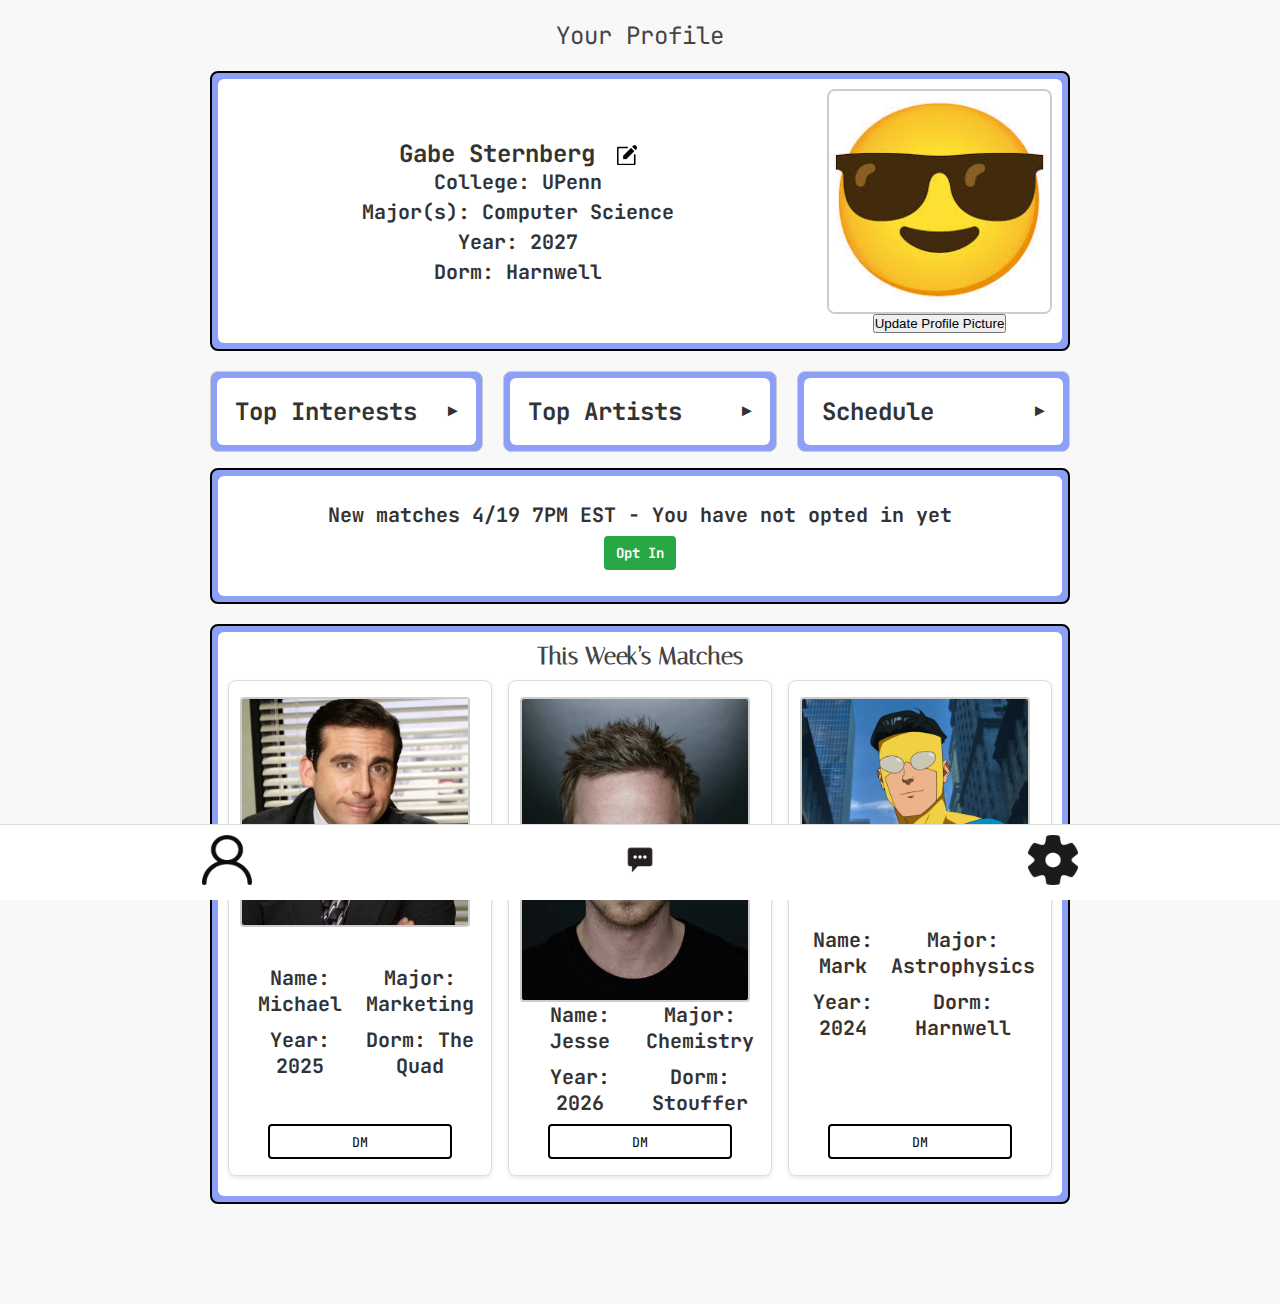
<file: index.html>
<!DOCTYPE html>
<html lang="en">
<head>
  <meta charset="UTF-8" />
  <title>Your Profile</title>
  <link rel="stylesheet" href="styles.css">
  <link rel="preconnect" href="https://fonts.googleapis.com">
  <link rel="preconnect" href="https://fonts.gstatic.com" crossorigin>
  <link href="https://fonts.googleapis.com/css2?family=Italiana&family=JetBrains+Mono:ital,wght@0,100..800;1,100..800&display=swap" rel="stylesheet">
  <style>
    .edit-icon { width: 20px; height: 20px; cursor: pointer; vertical-align: middle; margin-left: 8px; }
    .profile-pic { width: 225px; height: 225px; object-fit: cover; }
    .collapsible-card { margin-bottom: 1rem; border: 1px solid #ccc; border-radius: 8px; }
    .collapsible-header { display: flex; justify-content: space-between; align-items: center; cursor: pointer; padding: 0.5rem; }
    .collapsible-header h3 { font-size: 1.5rem; margin: 0; }
    .toggle-arrow { transition: transform 0.2s; }
    .toggle-arrow.open { transform: rotate(90deg); }
    .collapsible-content { display: none; padding: 0.5rem; }
    .collapsible-content.show { display: block; }
    /* Outline each list item and style text */
    .collapsible-content ul li {
      border: 1px solid #ddd;
      border-radius: 4px;
      padding: 0.5rem;
      margin-bottom: 0.5rem;
      list-style: none;
      font-size: 1.2rem;
    }
    .draggable-item { display: flex; align-items: center; margin-bottom: 0.5rem; }
    .drag-handle { cursor: grab; margin-right: 8px; }
    .delete-btn { background: none; border: none; cursor: pointer; margin-left: 8px; font-size: 1rem; }
    .matches-grid { display: flex; gap: 1rem; justify-content: space-between; }
    .match-card {
      flex: 1;
      display: flex;
      flex-direction: column;
      justify-content: space-between;
      padding: 1rem;
      border: 1px solid #ddd;
      border-radius: 8px;
      min-height: 350px;
      box-shadow: 0 2px 4px rgba(0,0,0,0.1);
    }
    .dm-btn {
      border: 2px solid #000;
      background: transparent;
      padding: 0.4rem 0.8rem;
      border-radius: 4px;
      cursor: pointer;
      font-family: 'JetBrains Mono', monospace;
      display: block;
      width: 80%;
      margin: 0.5rem auto 0;
      text-align: center;
    }
    .dm-btn:hover { background: #eee; }
    .match-pic { width: 100%; height: auto; border-radius: 4px; }
    .opt-in-section { padding: 1rem; text-align: center; }
    .opt-in-section p { margin-bottom: 0.5rem; }
    .opt-in-section button { padding: 0.5rem 1rem; border: 1px solid #000; background: #fff; cursor: pointer; border-radius: 4px; }
    .opt-in-section button:hover { background: #f0f0f0; }
  </style>
</head>
<body>
  <div class="container">
    <div class="profile-header"><h1>Your Profile</h1></div>
    <div class="rectangular-box"><div class="inner-box"><div class="profile-info-container">
      <div class="profile-details">
        <h2><span id="editableName">Gabe Sternberg</span> <img src="edit.png" alt="Edit" id="editBtn" class="edit-icon"></h2>
        <p id="editableCollege">College: UPenn</p>
        <p id="editableMajor">Major(s): Computer Science</p>
        <p id="editableYear">Year: 2027</p>
        <p id="editableDorm">Dorm: Harnwell</p>
      </div>
      <div class="profile-pic-wrapper">
        <img src="gabe.png" alt="Profile Picture" class="profile-pic">
        <button id="updatePicBtn">Update Profile Picture</button>
      </div>
    </div></div></div>

    <div class="top-sections">
      <div class="rectangular-box collapsible-card">
        <div class="inner-box">
          <div class="collapsible-header"><h3>Top Interests</h3><span class="toggle-arrow">▶</span></div>
          <div class="collapsible-content"><ul id="topInterestsList"></ul><input type="text" id="newInterest" placeholder="Add interest and hit Enter"></div>
        </div>
      </div>
      <div class="rectangular-box collapsible-card">
        <div class="inner-box">
          <div class="collapsible-header"><h3>Top Artists</h3><span class="toggle-arrow">▶</span></div>
          <div class="collapsible-content"><ul id="topArtistsList"></ul><input type="text" id="newArtist" placeholder="Add artist and hit Enter"></div>
        </div>
      </div>
      <div class="rectangular-box collapsible-card">
        <div class="inner-box">
          <div class="collapsible-header"><h3>Schedule</h3><span class="toggle-arrow">▶</span></div>
          <div class="collapsible-content"><ul id="topScheduleList"></ul><input type="text" id="newSchedule" placeholder="Add course and hit Enter"></div>
        </div>
      </div>
    </div>

    <div class="rectangular-box"><div class="inner-box">
      <div class="opt-in-section"><p id="optInText">New matches 4/19 7PM EST - You have not opted in yet</p><button id="optInBtn">Opt In</button></div>
    </div></div>

    <div class="rectangular-box matches-section"><div class="inner-box">
      <h3>This Week’s Matches</h3>
      <div class="matches-grid">
        <div class="match-card"><img src="michael.png" alt="Michael" class="match-pic"><div class="match-info"><p>Name: Michael</p><p>Major: Marketing</p><p>Year: 2025</p><p>Dorm: The Quad</p></div><button class="dm-btn" onclick="location.href='chat.html?user=Michael'">DM</button></div>
        <div class="match-card"><img src="jesse.png" alt="Jesse" class="match-pic"><div class="match-info"><p>Name: Jesse</p><p>Major: Chemistry</p><p>Year: 2026</p><p>Dorm: Stouffer</p></div><button class="dm-btn" onclick="location.href='chat.html?user=Jesse'">DM</button></div>
        <div class="match-card"><img src="mark.png" alt="Mark" class="match-pic"><div class="match-info"><p>Name: Mark</p><p>Major: Astrophysics</p><p>Year: 2024</p><p>Dorm: Harnwell</p></div><button class="dm-btn" onclick="location.href='chat.html?user=Mark'">DM</button></div>
      </div>
    </div></div>

    <div class="bottom-nav"><a href="index.html"><img src="profile.png" class="nav-icon" alt="Profile"></a><a href="chat.html"><img src="chat.png" class="nav-icon" alt="Chat"></a><a href="communities.html"><img src="community.png" class="nav-icon" alt="Community"></a></div>
  </div>

  <script>
    document.addEventListener('DOMContentLoaded', () => {
      // Profile editing
      const editBtn = document.getElementById('editBtn');
      const fields = ['editableName','editableCollege','editableMajor','editableYear','editableDorm'].map(id => document.getElementById(id));
      let editing = false;
      editBtn.addEventListener('click', () => {
        editing = !editing;
        fields.forEach(f => { f.contentEditable = editing; f.style.border = editing ? '1px dashed #ccc' : 'none'; });
      });

      // Update picture
      document.getElementById('updatePicBtn').addEventListener('click', () => {
        document.querySelector('.profile-pic').src = 'updated.png';
      });

      // Collapsible sections
      document.querySelectorAll('.collapsible-header').forEach(header => {
        header.addEventListener('click', () => {
          const content = header.nextElementSibling;
          content.classList.toggle('show');
          header.querySelector('.toggle-arrow').classList.toggle('open');
        });
      });

      // Drag & drop and inputs
      let dragSrc = null;
      function saveList(key, id) {
        const arr = Array.from(document.getElementById(id).querySelectorAll('.item-text')).map(e => e.textContent);
        localStorage.setItem(key, JSON.stringify(arr));
      }
      function makeItem(text, key, id) {
        const li = document.createElement('li'); li.className = 'draggable-item'; li.draggable = true;
        li.innerHTML = `<span class="drag-handle">≡</span><span class="item-text">${text}</span><button class="delete-btn">✕</button>`;
        li.querySelector('.delete-btn').onclick = () => { li.remove(); saveList(key,id); };
        li.addEventListener('dragstart', e => { dragSrc = li; e.dataTransfer.setData('text/html', li.innerHTML); });
        li.addEventListener('dragover', e => e.preventDefault());
        li.addEventListener('drop', e => {
          if (dragSrc !== li) { dragSrc.innerHTML = li.innerHTML; li.innerHTML = e.dataTransfer.getData('text/html'); }
          saveList(key,id);
        });
        return li;
      }
      function loadList(id, defaults, key) {
        const list = document.getElementById(id); list.innerHTML = '';
        const saved = JSON.parse(localStorage.getItem(key));
        (saved && saved.length ? saved : defaults).forEach(item => list.appendChild(makeItem(item,key,id)));
      }
      function setupInput(inpId, listId, key) {
        document.getElementById(inpId).addEventListener('keydown', e => {
          if (e.key === 'Enter') {
            const v = e.target.value.trim(); if (!v) return;
            document.getElementById(listId).appendChild(makeItem(v,key,listId)); saveList(key,listId); e.target.value = '';
          }
        });
      }
      loadList('topInterestsList',['Volleyball','VALORANT','Anime','Poker','Coding'],'interests');
      loadList('topArtistsList',['Taylor Swift','beabadoobee','Kendrick Lamar','The Marias','NIKI'],'artists');
      loadList('topScheduleList',['CIS 2620','CIS 4120','PHYS 0151','MEAM 1010','STAT 4310'],'schedule');
      setupInput('newInterest','topInterestsList','interests');
      setupInput('newArtist','topArtistsList','artists');
      setupInput('newSchedule','topScheduleList','schedule');

      // Opt-in
      const optBtn = document.getElementById('optInBtn'); const optText = document.getElementById('optInText'); let opted=false;
      optBtn.addEventListener('click', () => {
        opted=!opted; optText.textContent = 'New matches 4/19 7PM EST - '+(opted?'You have opted in':'You have not opted in yet'); optBtn.textContent = opted?'Opt Out':'Opt In';
      });
    });
  </script>
</body>
</html>
</file>
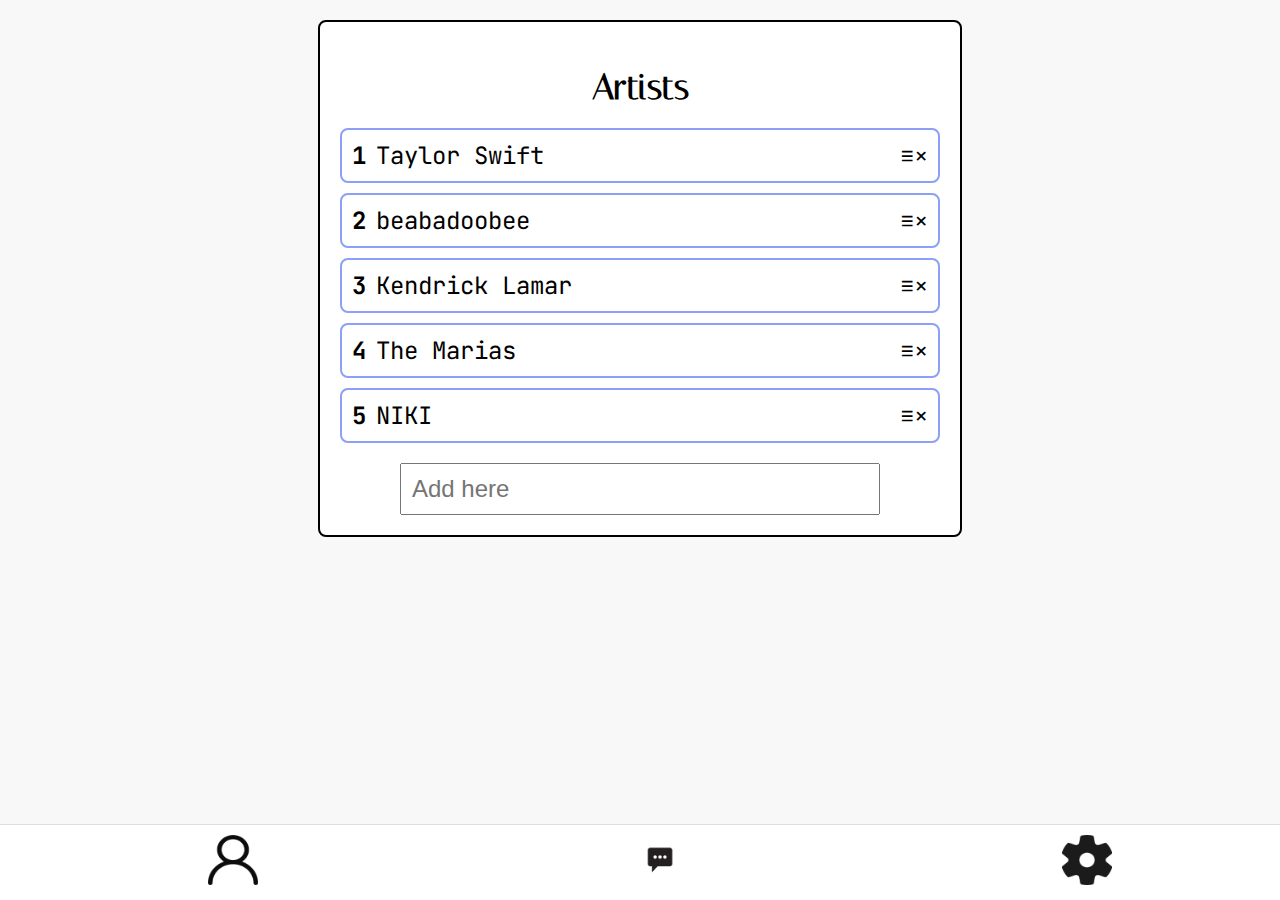
<file: artists.html>
<!DOCTYPE html>
<html lang="en">
<head>
  <meta charset="UTF-8">
  <title>Artists</title>
  <link rel="preconnect" href="https://fonts.googleapis.com">
  <link rel="preconnect" href="https://fonts.gstatic.com" crossorigin>
  <link href="https://fonts.googleapis.com/css2?family=Italiana&family=JetBrains+Mono:ital,wght@0,100..800;1,100..800&display=swap" rel="stylesheet">
  <style>
    body {
      font-family: 'JetBrains Mono', monospace;
      background-color: #f8f8f8;
      display: flex;
      flex-direction: column;
      align-items: center;
      margin: 0;
      padding-bottom: 60px;
    }
    .container {
      text-align: center;
      background-color: #fff;
      padding: 20px;
      border: 2px solid black;
      border-radius: 8px;
      width: 80%;
      max-width: 600px;
      margin-top: 20px;
    }
    h1 {
      font-family: 'Italiana', serif;
      font-size: 36px;
      margin-bottom: 20px;
    }
    ul {
      list-style: none;
      padding: 0;
      margin-bottom: 20px;
    }
    ul li {
      font-size: 24px;
      margin: 10px 0;
      padding: 10px;
      border: 2px solid #8BA0F6;
      border-radius: 8px;
      display: flex;
      align-items: center;
      justify-content: space-between;
      background-color: #fff;
    }
    .ranking {
      font-weight: bold;
      margin-right: 10px;
    }
    .item-text {
      flex-grow: 1;
      text-align: left;
    }
    .drag-handle {
      cursor: move;
      font-size: 24px;
      padding-left: 10px;
    }
    input[type="text"] {
      font-size: 24px;
      padding: 10px;
      width: 80%;
      box-sizing: border-box;
    }
    .bottom-nav {
      position: fixed;
      bottom: 0;
      left: 0;
      width: 100%;
      background-color: #fff;
      border-top: 1px solid #ddd;
      display: flex;
      justify-content: space-around;
      align-items: center;
      padding: 10px 20px;
    }
    .nav-button {
      text-decoration: none;
    }
    .nav-icon {
      width: 50px;
      height: 50px;
    }
  </style>
</head>
<body>
  <div class="container">
    <h1>Artists</h1>
    <ul id="list">
      <!-- Default items (if no data in storage) -->
      <li draggable="true">
        <span class="ranking">1</span>
        <span class="item-text">Taylor Swift</span>
        <span class="drag-handle">≡</span>
        <span class="delete-btn">×</span>
      </li>
      <li draggable="true">
        <span class="ranking">2</span>
        <span class="item-text">beabadoobee</span>
        <span class="drag-handle">≡</span>
        <span class="delete-btn">×</span>
      </li>
      <li draggable="true">
        <span class="ranking">3</span>
        <span class="item-text">Kendrick Lamar</span>
        <span class="drag-handle">≡</span>
        <span class="delete-btn">×</span>
      </li>
      <li draggable="true">
        <span class="ranking">4</span>
        <span class="item-text">The Marias</span>
        <span class="drag-handle">≡</span>
        <span class="delete-btn">×</span>
      </li>
      <li draggable="true">
        <span class="ranking">5</span>
        <span class="item-text">NIKI</span>
        <span class="drag-handle">≡</span>
        <span class="delete-btn">×</span>
      </li>
    </ul>
    <input type="text" id="newItem" placeholder="Add here">
  </div>
  <!-- ===== Bottom Navigation Bar ===== -->
  <div class="bottom-nav">
    <a href="profile.html" class="nav-button">
      <img src="profile.png" alt="Profile" class="nav-icon">
    </a>
    <a href="chat.html" class="nav-button">
      <img src="chat.png" alt="Chat" class="nav-icon">
    </a>
    <a href="communities.html" class="nav-button">
      <img src="community.png" alt="Community" class="nav-icon">
    </a>
  </div>
  <script>
    // Function to update localStorage with current artists list
    function updateArtistsStorage() {
      const items = document.querySelectorAll('#list li .item-text');
      const artistsArray = Array.from(items).map(item => item.textContent);
      localStorage.setItem('artists', JSON.stringify(artistsArray));
    }
    
    // Drag and drop functionality (similar to your current code)
    document.addEventListener('DOMContentLoaded', function() {
      const list = document.getElementById('list');
      
      function handleDragStart(e) {
        this.style.opacity = '0.4';
        dragSrcEl = this;
        e.dataTransfer.effectAllowed = 'move';
        e.dataTransfer.setData('text/html', this.innerHTML);
      }
      
      function handleDragOver(e) {
        if (e.preventDefault) e.preventDefault();
        e.dataTransfer.dropEffect = 'move';
        return false;
      }
      
      function handleDragEnter(e) {
        this.classList.add('over');
      }
      
      function handleDragLeave(e) {
        this.classList.remove('over');
      }
      
      function handleDrop(e) {
        if (e.stopPropagation) e.stopPropagation();
        if (dragSrcEl !== this) {
          dragSrcEl.innerHTML = this.innerHTML;
          this.innerHTML = e.dataTransfer.getData('text/html');
          updateRankings();
          updateArtistsStorage();
          addDnDHandlers(dragSrcEl);
          addDnDHandlers(this);
        }
        return false;
      }
      
      function handleDragEnd(e) {
        this.style.opacity = '1';
        let items = list.querySelectorAll('li');
        items.forEach(item => item.classList.remove('over'));
      }
      
      function addDnDHandlers(item) {
        item.addEventListener('dragstart', handleDragStart, false);
        item.addEventListener('dragenter', handleDragEnter, false);
        item.addEventListener('dragover', handleDragOver, false);
        item.addEventListener('dragleave', handleDragLeave, false);
        item.addEventListener('drop', handleDrop, false);
        item.addEventListener('dragend', handleDragEnd, false);
      }
      
      function updateRankings() {
        const items = document.querySelectorAll('#list li');
        items.forEach((li, index) => {
          const rankSpan = li.querySelector('.ranking');
          if (rankSpan) {
            rankSpan.textContent = index + 1;
          }
        });
      }
      
      let dragSrcEl = null;
      const items = list.querySelectorAll('li');
      items.forEach(item => {
        item.setAttribute('draggable', 'true');
        addDnDHandlers(item);
      });
      updateRankings();
      
      // Load existing data from localStorage, if any
      const savedArtists = JSON.parse(localStorage.getItem('artists'));
      if(savedArtists && savedArtists.length > 0) {
        list.innerHTML = "";
        savedArtists.forEach((artist, index) => {
          const li = document.createElement("li");
          li.setAttribute('draggable', 'true');
          li.innerHTML = '<span class="ranking">' + (index+1) + '</span><span class="item-text">' 
                          + artist + '</span><span class="drag-handle">≡</span>';
          list.appendChild(li);
          addDnDHandlers(li);
        });
        updateRankings();
      }
    });

    document.getElementById("newItem").addEventListener("keydown", function(event) {
      if(event.key === "Enter") {
        var value = this.value.trim();
        if(value !== "") {
          var li = document.createElement("li");
          li.setAttribute('draggable', 'true');
          li.innerHTML = '<span class="ranking"></span><span class="item-text">' + value + '</span><span class="drag-handle">≡</span>';
          document.getElementById("list").appendChild(li);
          // Attach drag and drop handlers
          li.addEventListener('dragstart', handleDragStart, false);
          li.addEventListener('dragenter', handleDragEnter, false);
          li.addEventListener('dragover', handleDragOver, false);
          li.addEventListener('dragleave', handleDragLeave, false);
          li.addEventListener('drop', handleDrop, false);
          li.addEventListener('dragend', handleDragEnd, false);
          updateRankings();
          updateArtistsStorage();
          this.value = "";
        }
      }
      function updateRankings() {
        const items = document.querySelectorAll('#list li');
        items.forEach((li, index) => {
          const rankSpan = li.querySelector('.ranking');
          if (rankSpan) {
            rankSpan.textContent = index + 1;
          }
        });
      }
    });
  </script>
</body>
</html>
</file>
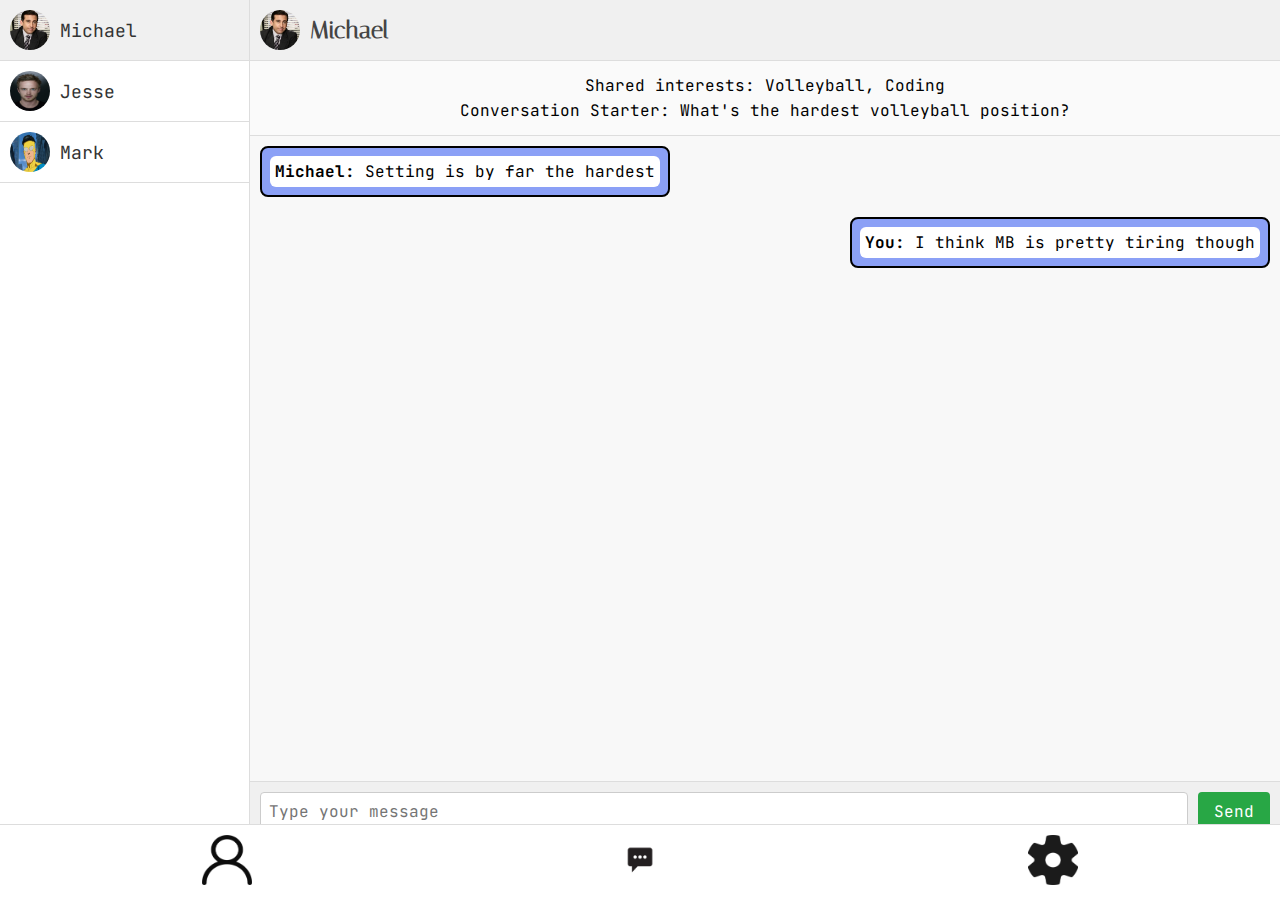
<file: chat.html>
<!DOCTYPE html>
<html lang="en">
<head>
  <meta charset="UTF-8" />
  <title>Chat</title>
  <link rel="preconnect" href="https://fonts.googleapis.com">
  <link rel="preconnect" href="https://fonts.gstatic.com" crossorigin>
  <!-- Load Italiana for headings and JetBrains Mono for text -->
  <link href="https://fonts.googleapis.com/css2?family=Italiana&family=JetBrains+Mono:ital,wght@0,100..800;1,100..800&display=swap" rel="stylesheet">
  <style>
    /* Global resets and basic styling */
    * {
      margin: 0;
      padding: 0;
      box-sizing: border-box;
    }
    body {
      font-family: 'JetBrains Mono', monospace;
      background-color: #f8f8f8;
      display: flex;
      flex-direction: column;
      height: 100vh;
      overflow: hidden;
    }
    /* Main two-column container */
    .chat-container {
      display: flex;
      flex: 1;
      overflow: hidden;
    }
    /* Left panel: contacts list */
    .contact-list {
      width: 250px;
      border-right: 1px solid #ddd;
      background-color: #fff;
      overflow-y: auto;
    }
    .contact-item {
      display: flex;
      align-items: center;
      padding: 10px;
      cursor: pointer;
      border-bottom: 1px solid #ddd;
    }
    .contact-item:hover {
      background-color: #f0f0f0;
    }
    .contact-item img {
      width: 40px;
      height: 40px;
      border-radius: 50%;
      margin-right: 10px;
    }
    .contact-item span {
      font-size: 18px;
      color: #333;
    }
    /* Right panel: conversation area */
    .conversation-panel {
      flex: 1;
      display: flex;
      flex-direction: column;
      background-color: #fff;
      overflow: hidden;
    }
    /* Conversation header with contact info */
    .conversation-header {
      display: flex;
      align-items: center;
      padding: 10px;
      border-bottom: 1px solid #ddd;
      background-color: #f0f0f0;
    }
    .conversation-header img {
      width: 40px;
      height: 40px;
      border-radius: 50%;
      margin-right: 10px;
    }
    .conversation-header h2 {
      font-family: 'Italiana', serif;
      font-size: 24px;
      color: #444;
      margin: 0;
    }
    /* New meta area below header for shared interests and conversation starter */
    .conversation-meta {
      padding: 10px;
      border-bottom: 1px solid #ddd;
      background-color: #fafafa;
      text-align: center;
      font-size: 16px;
    }
    .conversation-meta p {
      margin: 4px 0;
    }
    /* Chat messages area; set to ~75% of viewport height */
    .chat-messages {
      height: 75vh;
      padding: 10px;
      overflow-y: auto;
      background-color: #f8f8f8;
      display: flex;
      flex-direction: column;
      gap: 10px;
    }
    /* Message bubble styling */
    .chat-message {
      max-width: 80%;
      font-size: 16px;
      margin-bottom: 10px;
    }
    .chat-message .message-bubble {
      padding: 8px;
      border: 2px solid black;
      border-radius: 8px;
      background-color: #8BA0F6;
    }
    .chat-message .message-bubble .inner-msg {
      background-color: #fff;
      border-radius: 6px;
      padding: 5px;
      word-wrap: break-word;
    }
    /* Align messages based on sender */
    .chat-message.message-left {
      align-self: flex-start;
      text-align: left;
    }
    .chat-message.message-right {
      align-self: flex-end;
      text-align: right;
    }
    /* Message input area */
    .message-input {
        display: flex;
        padding: 10px;
        border-top: 1px solid #ddd;
        background-color: #f0f0f0;
        transform: translateY(-30px);
    }

    .message-input input[type="text"] {
      flex: 1;
      font-size: 16px;
      padding: 8px;
      font-family: 'JetBrains Mono', monospace;
      border: 1px solid #ccc;
      border-radius: 4px;
    }
    .message-input button {
      margin-left: 10px;
      font-size: 16px;
      padding: 8px 16px;
      background-color: #28a745;
      color: #fff;
      border: none;
      border-radius: 4px;
      font-family: 'JetBrains Mono', monospace;
      cursor: pointer;
    }
    .message-input button:hover {
      background-color: #218838;
    }
    /* Bottom Navigation Bar */
    .bottom-nav {
      position: fixed;
      bottom: 0;
      left: 0;
      width: 100%;
      background-color: #fff;
      border-top: 1px solid #ddd;
      display: flex;
      justify-content: space-around;
      align-items: center;
      padding: 10px 20px;
    }
    .nav-button {
      text-decoration: none;
    }
    .nav-icon {
      width: 50px;
      height: 50px;
    }
  </style>
</head>
<body>
  <div class="chat-container">
    <!-- Left Panel: Contact List -->
    <div class="contact-list">
      <div class="contact-item" data-contact="michael">
        <img src="michael.png" alt="Michael">
        <span>Michael</span>
      </div>
      <div class="contact-item" data-contact="jesse">
        <img src="jesse.png" alt="Jesse">
        <span>Jesse</span>
      </div>
      <div class="contact-item" data-contact="mark">
        <img src="mark.png" alt="Mark">
        <span>Mark</span>
      </div>
    </div>
    <!-- Right Panel: Conversation -->
    <div class="conversation-panel">
      <!-- Conversation Header -->
      <div class="conversation-header">
        <img src="michael.png" alt="Contact Picture" id="contactPic">
        <h2 id="contactName">Michael</h2>
      </div>
      <!-- Conversation Meta: Shared Interests & Conversation Starter -->
      <div class="conversation-meta">
        <p id="sharedInterestsText">Shared interests: </p>
        <p id="starterText">Conversation Starter: </p>
      </div>
      <!-- Chat Messages Area -->
      <div class="chat-messages" id="chatMessages">
        <!-- Messages will be appended here -->
      </div>
      <!-- Message Input Area (positioned ~3/4 down via chat-messages height) -->
      <div class="message-input">
        <input type="text" id="messageInput" placeholder="Type your message">
        <button id="sendBtn">Send</button>
      </div>
    </div>
  </div>

  <!-- Bottom Navigation Bar -->
  <!-- ===== Bottom Navigation Bar ===== -->
  <div class="bottom-nav">
    <a href="profile.html" class="nav-button">
      <img src="profile.png" alt="Profile" class="nav-icon">
    </a>
    <a href="chat.html" class="nav-button">
      <img src="chat.png" alt="Chat" class="nav-icon">
    </a>
    <a href="communities.html" class="nav-button">
      <img src="community.png" alt="Community" class="nav-icon">
    </a>
  </div>

  <script>
    /* Preloaded conversation data */
    const conversations = {
      michael: [
        { sender: 'Michael', text: "Setting is by far the hardest" },
        { sender: 'You', text: "I think MB is pretty tiring though" }
      ],
      jesse: [
        { sender: 'Jesse', text: "Elderflame is the best" }
      ],
      mark: [
        { sender: 'Mark', text: "Does Invincible count?" }
      ]
    };

    /* Shared interests for each contact */
    const sharedInterests = {
      michael: ["Volleyball", "Coding"],
      jesse: ["VALORANT", "Poker"],
      mark: ["Anime", "Coding"]
    };

    /* Conversation starters for each interest */
    const conversationStarters = {
      "Volleyball": "What's the hardest volleyball position?",
      "VALORANT": "Best Vandal Skin?",
      "Poker": "What's your go-to poker strategy?",
      "Anime": "What's the best anime of all time?",
      "Coding": "What's the best programming language?"
    };

    let currentContact = 'michael';

    const contactItems = document.querySelectorAll('.contact-item');
    const contactNameEl = document.getElementById('contactName');
    const contactPicEl = document.getElementById('contactPic');
    const sharedInterestsEl = document.getElementById('sharedInterestsText');
    const starterEl = document.getElementById('starterText');
    const chatMessagesEl = document.getElementById('chatMessages');
    const messageInputEl = document.getElementById('messageInput');
    const sendBtn = document.getElementById('sendBtn');

    // Helper: Capitalize first letter
    function capitalizeFirstLetter(str) {
      return str.charAt(0).toUpperCase() + str.slice(1);
    }

    // Load conversation for a given contact
    function loadConversation(contact) {
      currentContact = contact;
      // Update header info
      contactNameEl.textContent = capitalizeFirstLetter(contact);
      contactPicEl.src = contact + ".png";
      // Update shared interests text
      if (sharedInterests[contact]) {
        sharedInterestsEl.textContent = "Shared interests: " + sharedInterests[contact].join(", ");
        // Pick first shared interest for conversation starter
        let firstInterest = sharedInterests[contact][0] || "";
        starterEl.textContent = "Conversation Starter: " + (conversationStarters[firstInterest] || "Let's chat!");
      } else {
        sharedInterestsEl.textContent = "Shared interests: None";
        starterEl.textContent = "Conversation Starter: Let's chat!";
      }
      // Load conversation messages
      chatMessagesEl.innerHTML = '';
      if (conversations[contact]) {
        conversations[contact].forEach(message => {
          appendMessage(message.sender, message.text);
        });
      }
    }

    // Append a message bubble with left/right alignment
    function appendMessage(sender, text) {
      const messageDiv = document.createElement('div');
      messageDiv.classList.add('chat-message');
      if (sender === "You") {
        messageDiv.classList.add('message-right');
      } else {
        messageDiv.classList.add('message-left');
      }
      messageDiv.innerHTML = '<div class="message-bubble"><div class="inner-msg"><strong>' + sender + ':</strong> ' + text + '</div></div>';
      chatMessagesEl.appendChild(messageDiv);
      // Scroll to the bottom
      chatMessagesEl.scrollTop = chatMessagesEl.scrollHeight;
    }

    // Set up click listeners for each contact
    contactItems.forEach(item => {
      item.addEventListener('click', () => {
        let contactId = item.getAttribute('data-contact');
        loadConversation(contactId);
      });
    });

    // Send message function
    function sendMessage() {
      let text = messageInputEl.value.trim();
      if (text !== '') {
        if (!conversations[currentContact]) {
          conversations[currentContact] = [];
        }
        conversations[currentContact].push({ sender: 'You', text: text });
        appendMessage('You', text);
        messageInputEl.value = '';
      }
    }

    sendBtn.addEventListener('click', sendMessage);
    messageInputEl.addEventListener('keydown', function(e) {
      if (e.key === 'Enter') {
        sendMessage();
      }
    });

    // Load initial conversation (Michael)
    loadConversation(currentContact);
  </script>
</body>
</html>
</file>
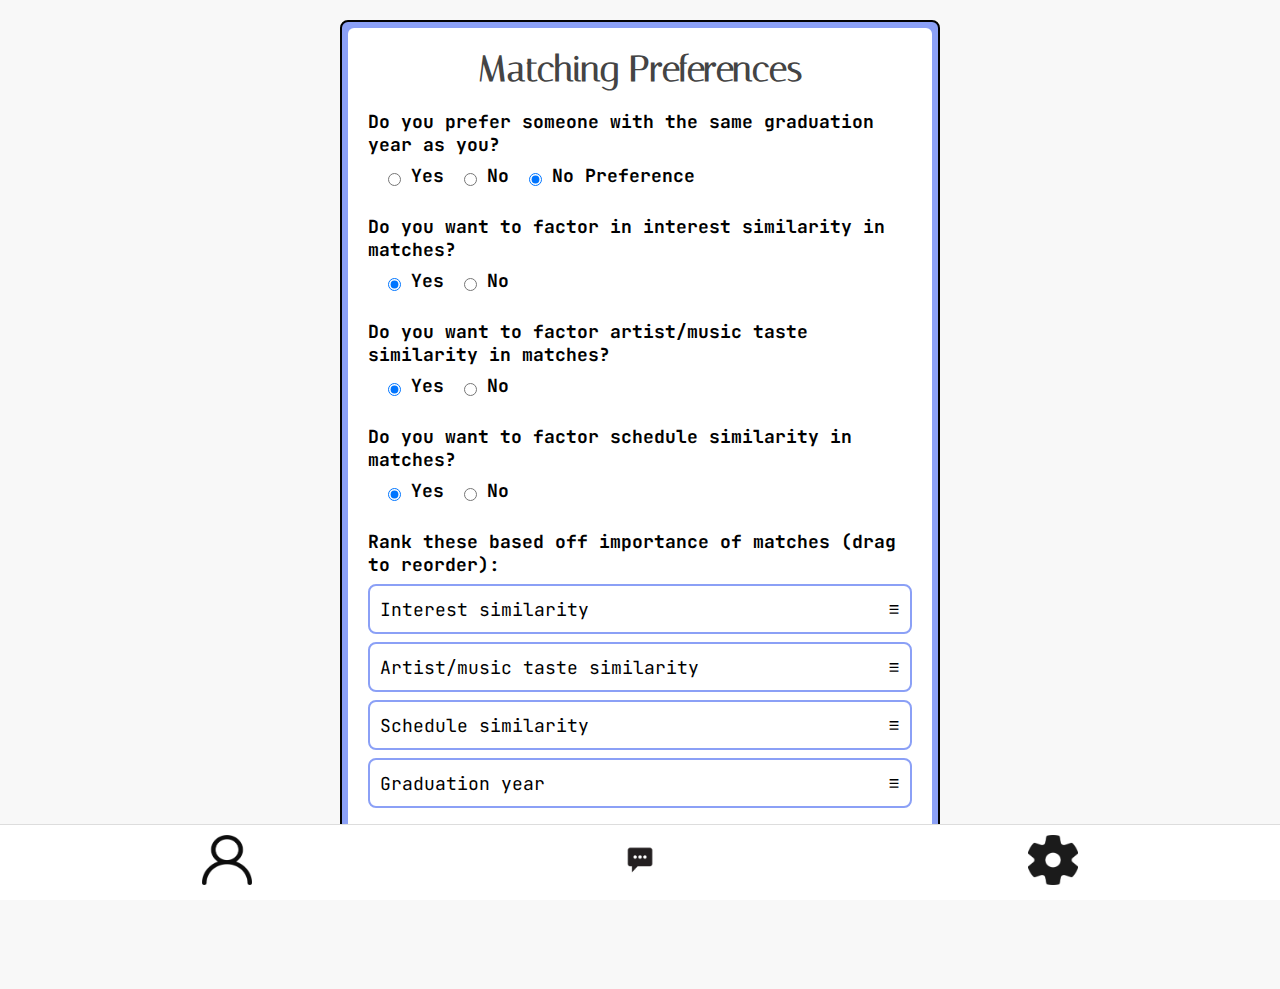
<file: communities.html>
<!DOCTYPE html>
<html lang="en">
<head>
  <meta charset="UTF-8" />
  <title>Matching Preferences</title>
  <link rel="preconnect" href="https://fonts.googleapis.com">
  <link rel="preconnect" href="https://fonts.gstatic.com" crossorigin>
  <!-- Load Italiana for headings and JetBrains Mono for text -->
  <link href="https://fonts.googleapis.com/css2?family=Italiana&family=JetBrains+Mono:ital,wght@0,100..800;1,100..800&display=swap" rel="stylesheet">
  <style>
    /* Global resets and basic styling */
    * {
      margin: 0;
      padding: 0;
      box-sizing: border-box;
    }
    body {
      font-family: 'JetBrains Mono', monospace;
      background-color: #f8f8f8;
      display: flex;
      flex-direction: column;
      align-items: center;
      padding-bottom: 70px; /* space for bottom nav */
    }
    /* Container with blue buffer rounded outline like the profile page */
    .container {
      width: 90%;
      max-width: 600px;
      margin-top: 20px;
    }
    .rectangular-box {
      border: 2px solid black;
      border-radius: 8px;
      background-color: #8BA0F6;  /* Blue buffer */
      padding: 6px;
      margin-bottom: 20px;
    }
    .inner-box {
      background-color: #fff;
      border-radius: 6px;
      padding: 20px;
      text-align: center;
    }
    h1 {
      font-family: 'Italiana', serif;
      font-size: 36px;
      margin-bottom: 20px;
      color: #444;
    }
    /* Style for each matching preference question */
    .question {
      margin-bottom: 20px;
      text-align: left;
    }
    .question label {
      display: block;
      font-size: 18px;
      font-weight: bold;
      margin-bottom: 8px;
    }
    /* Options aligned horizontally */
    .options {
      display: flex;
      align-items: center;
      gap: 10px;
      margin-left: 20px;
      font-size: 16px;
    }
    .options label {
      margin-right: 10px;
    }
    /* Style for the ranking list (drag-and-drop) */
    .ranking-section {
      text-align: left;
      margin-bottom: 20px;
    }
    .ranking-section label {
      font-size: 18px;
      font-weight: bold;
      margin-bottom: 8px;
      display: block;
    }
    #rankingList {
      list-style: none;
      padding: 0;
    }
    #rankingList li {
      font-size: 18px;
      padding: 10px;
      margin-bottom: 8px;
      border: 2px solid #8BA0F6;
      border-radius: 8px;
      background-color: #fff;
      cursor: move;
      display: flex;
      align-items: center;
      justify-content: space-between;
    }
    #rankingList li span.drag-handle {
      font-size: 20px;
      padding-left: 10px;
      cursor: move;
    }
    /* Save button styling */
    .save-btn {
      font-size: 18px;
      padding: 10px 20px;
      background-color: #28a745;
      color: #fff;
      border: none;
      border-radius: 4px;
      cursor: pointer;
      font-family: 'JetBrains Mono', monospace;
    }
    .save-btn:hover {
      background-color: #218838;
    }
    /* Bottom Navigation Bar */
    .bottom-nav {
      position: fixed;
      bottom: 0;
      left: 0;
      width: 100%;
      background-color: #fff;
      border-top: 1px solid #ddd;
      display: flex;
      justify-content: space-around;
      align-items: center;
      padding: 10px 20px;
    }
    .nav-button {
      text-decoration: none;
    }
    .nav-icon {
      width: 50px;
      height: 50px;
    }
  </style>
</head>
<body>
  <div class="container">
    <!-- Matching Preferences Header -->
    <div class="rectangular-box">
      <div class="inner-box">
        <h1>Matching Preferences</h1>
        <!-- Question 1: Graduation Year -->
        <div class="question">
          <label>Do you prefer someone with the same graduation year as you?</label>
          <div class="options">
            <input type="radio" id="grad_yes" name="gradYear" value="yes">
            <label for="grad_yes">Yes</label>
            <input type="radio" id="grad_no" name="gradYear" value="no">
            <label for="grad_no">No</label>
            <input type="radio" id="grad_no_pref" name="gradYear" value="no_preference" checked>
            <label for="grad_no_pref">No Preference</label>
          </div>
        </div>
        <!-- Question 2: Interest similarity -->
        <div class="question">
          <label>Do you want to factor in interest similarity in matches?</label>
          <div class="options">
            <input type="radio" id="interest_yes" name="interest" value="yes" checked>
            <label for="interest_yes">Yes</label>
            <input type="radio" id="interest_no" name="interest" value="no">
            <label for="interest_no">No</label>
          </div>
        </div>
        <!-- Question 3: Artist/Music similarity -->
        <div class="question">
          <label>Do you want to factor artist/music taste similarity in matches?</label>
          <div class="options">
            <input type="radio" id="artist_yes" name="artist" value="yes" checked>
            <label for="artist_yes">Yes</label>
            <input type="radio" id="artist_no" name="artist" value="no">
            <label for="artist_no">No</label>
          </div>
        </div>
        <!-- Question 4: Schedule similarity -->
        <div class="question">
          <label>Do you want to factor schedule similarity in matches?</label>
          <div class="options">
            <input type="radio" id="schedule_yes" name="schedule" value="yes" checked>
            <label for="schedule_yes">Yes</label>
            <input type="radio" id="schedule_no" name="schedule" value="no">
            <label for="schedule_no">No</label>
          </div>
        </div>
        <!-- Question 5: Ranking importance of match factors -->
        <div class="ranking-section">
          <label>Rank these based off importance of matches (drag to reorder):</label>
          <ul id="rankingList">
            <li draggable="true"><span class="item-text">Interest similarity</span><span class="drag-handle">≡</span></li>
            <li draggable="true"><span class="item-text">Artist/music taste similarity</span><span class="drag-handle">≡</span></li>
            <li draggable="true"><span class="item-text">Schedule similarity</span><span class="drag-handle">≡</span></li>
            <li draggable="true"><span class="item-text">Graduation year</span><span class="drag-handle">≡</span></li>
          </ul>
        </div>
        <!-- Save Preferences Button -->
        <button class="save-btn" id="saveBtn">Save Preferences</button>
      </div>
    </div>
  </div>

  <!-- Bottom Navigation Bar -->
  <!-- ===== Bottom Navigation Bar ===== -->
  <div class="bottom-nav">
    <a href="profile.html" class="nav-button">
      <img src="profile.png" alt="Profile" class="nav-icon">
    </a>
    <a href="chat.html" class="nav-button">
      <img src="chat.png" alt="Chat" class="nav-icon">
    </a>
    <a href="communities.html" class="nav-button">
      <img src="community.png" alt="Community" class="nav-icon">
    </a>
  </div>

  <script>
    // Basic drag-and-drop for ranking list
    let dragSrcEl = null;
    const rankingList = document.getElementById('rankingList');
    
    function handleDragStart(e) {
      dragSrcEl = this;
      e.dataTransfer.effectAllowed = 'move';
      e.dataTransfer.setData('text/html', this.innerHTML);
      this.style.opacity = '0.4';
    }
    
    function handleDragOver(e) {
      if (e.preventDefault) e.preventDefault();
      e.dataTransfer.dropEffect = 'move';
      return false;
    }
    
    function handleDragEnter() {
      this.classList.add('over');
    }
    
    function handleDragLeave() {
      this.classList.remove('over');
    }
    
    function handleDrop(e) {
      if (e.stopPropagation) e.stopPropagation();
      if (dragSrcEl !== this) {
        // Swap innerHTML of dragged element and drop target
        dragSrcEl.innerHTML = this.innerHTML;
        this.innerHTML = e.dataTransfer.getData('text/html');
      }
      return false;
    }
    
    function handleDragEnd() {
      this.style.opacity = '1';
      const items = rankingList.querySelectorAll('li');
      items.forEach(item => item.classList.remove('over'));
    }
    
    const items = rankingList.querySelectorAll('li');
    items.forEach(function(item) {
      item.addEventListener('dragstart', handleDragStart, false);
      item.addEventListener('dragenter', handleDragEnter, false);
      item.addEventListener('dragover', handleDragOver, false);
      item.addEventListener('dragleave', handleDragLeave, false);
      item.addEventListener('drop', handleDragDrop, false);
      item.addEventListener('drop', handleDrop, false);
      item.addEventListener('dragend', handleDragEnd, false);
    });
    
    // Optional: Save Preferences button handler (logs current selections)
    document.getElementById('saveBtn').addEventListener('click', function() {
      const gradChoice = document.querySelector('input[name="gradYear"]:checked').value;
      const interestChoice = document.querySelector('input[name="interest"]:checked').value;
      const artistChoice = document.querySelector('input[name="artist"]:checked').value;
      const scheduleChoice = document.querySelector('input[name="schedule"]:checked').value;
      const ranking = [];
      rankingList.querySelectorAll('li').forEach(li => {
        ranking.push(li.querySelector('.item-text').textContent);
      });
      console.log("Graduation Year:", gradChoice);
      console.log("Interest Similarity:", interestChoice);
      console.log("Artist/Music Similarity:", artistChoice);
      console.log("Schedule Similarity:", scheduleChoice);
      console.log("Ranking:", ranking);
      alert("Preferences saved (check console for details)!");
    });
  </script>
</body>
</html>
</file>
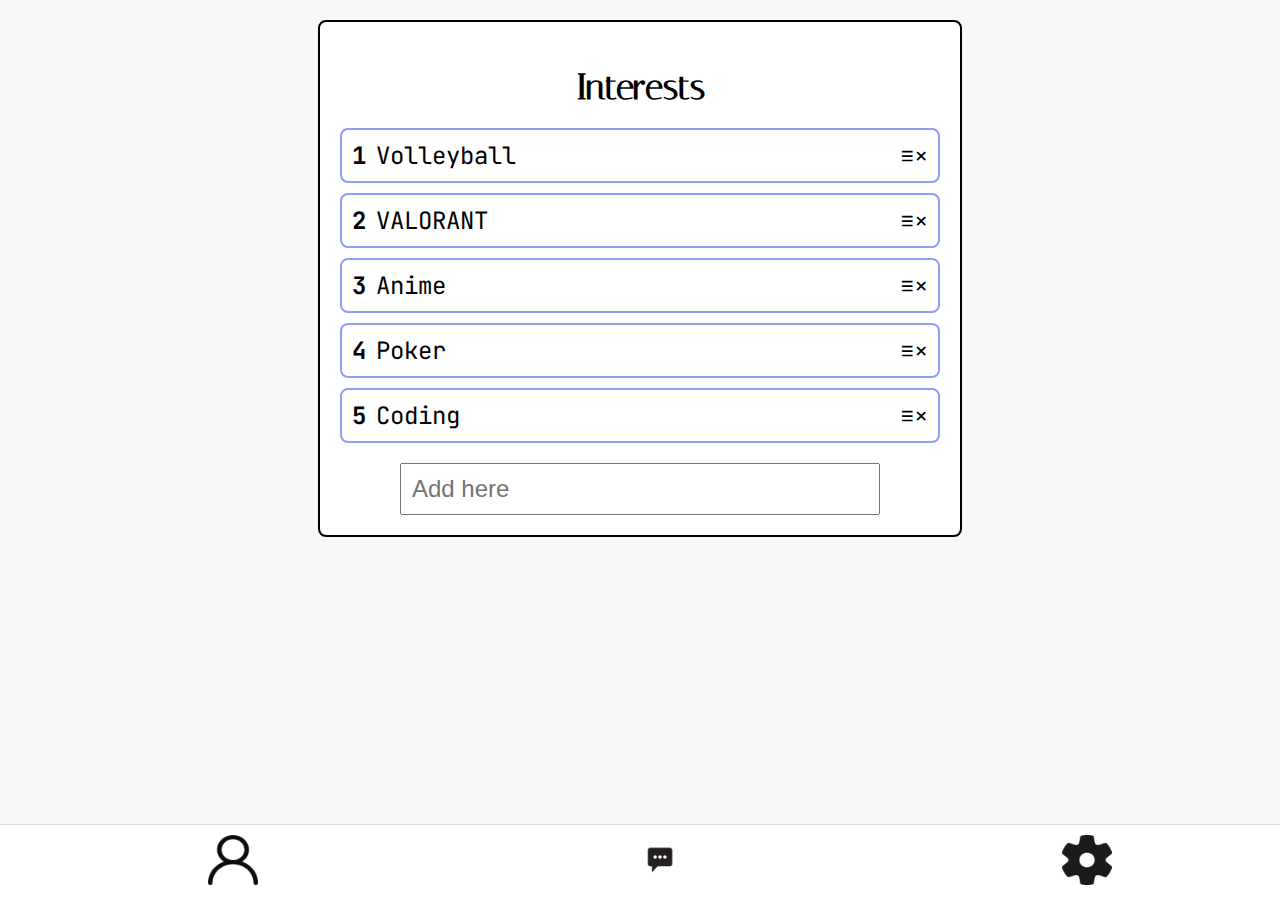
<file: interests.html>
<!DOCTYPE html>
<html lang="en">
<head>
  <meta charset="UTF-8">
  <title>Interests</title>
  <link rel="preconnect" href="https://fonts.googleapis.com">
  <link rel="preconnect" href="https://fonts.gstatic.com" crossorigin>
  <link href="https://fonts.googleapis.com/css2?family=Italiana&family=JetBrains+Mono:ital,wght@0,100..800;1,100..800&display=swap" rel="stylesheet">
  <style>
    body {
      font-family: 'JetBrains Mono', monospace;
      background-color: #f8f8f8;
      display: flex;
      flex-direction: column;
      align-items: center;
      margin: 0;
      padding-bottom: 60px;
    }
    .container {
      text-align: center;
      background-color: #fff;
      padding: 20px;
      border: 2px solid black;
      border-radius: 8px;
      width: 80%;
      max-width: 600px;
      margin-top: 20px;
    }
    h1 {
      font-family: 'Italiana', serif;
      font-size: 36px;
      margin-bottom: 20px;
    }
    ul {
      list-style: none;
      padding: 0;
      margin-bottom: 20px;
    }
    ul li {
      font-size: 24px;
      margin: 10px 0;
      padding: 10px;
      border: 2px solid #8BA0F6;
      border-radius: 8px;
      display: flex;
      align-items: center;
      justify-content: space-between;
      background-color: #fff;
    }
    .ranking {
      font-weight: bold;
      margin-right: 10px;
    }
    .item-text {
      flex-grow: 1;
      text-align: left;
    }
    .drag-handle {
      cursor: move;
      font-size: 24px;
      padding-left: 10px;
    }
    input[type="text"] {
      font-size: 24px;
      padding: 10px;
      width: 80%;
      box-sizing: border-box;
    }
    .bottom-nav {
      position: fixed;
      bottom: 0;
      left: 0;
      width: 100%;
      background-color: #fff;
      border-top: 1px solid #ddd;
      display: flex;
      justify-content: space-around;
      align-items: center;
      padding: 10px 20px;
    }
    .nav-button {
      text-decoration: none;
    }
    .nav-icon {
      width: 50px;
      height: 50px;
    }
  </style>
</head>
<body>
  <div class="container">
    <h1>Interests</h1>
    <ul id="list">
      <li draggable="true">
        <span class="ranking">1</span>
        <span class="item-text">Volleyball</span>
        <span class="drag-handle">≡</span>
        <span class="delete-btn">×</span>
      </li>
      <li draggable="true">
        <span class="ranking">2</span>
        <span class="item-text">VALORANT</span>
        <span class="drag-handle">≡</span>
        <span class="delete-btn">×</span>
      </li>
      <li draggable="true">
        <span class="ranking">3</span>
        <span class="item-text">Anime</span>
        <span class="drag-handle">≡</span>
        <span class="delete-btn">×</span>
      </li>
      <li draggable="true">
        <span class="ranking">4</span>
        <span class="item-text">Poker</span>
        <span class="drag-handle">≡</span>
        <span class="delete-btn">×</span>
      </li>
      <li draggable="true">
        <span class="ranking">5</span>
        <span class="item-text">Coding</span>
        <span class="drag-handle">≡</span>
        <span class="delete-btn">×</span>
      </li>
    </ul>
    <input type="text" id="newItem" placeholder="Add here">
  </div>
  <!-- ===== Bottom Navigation Bar ===== -->
  <div class="bottom-nav">
    <a href="profile.html" class="nav-button">
      <img src="profile.png" alt="Profile" class="nav-icon">
    </a>
    <a href="chat.html" class="nav-button">
      <img src="chat.png" alt="Chat" class="nav-icon">
    </a>
    <a href="communities.html" class="nav-button">
      <img src="community.png" alt="Community" class="nav-icon">
    </a>
  </div>
  <script>
    function updateInterestsStorage() {
      const items = document.querySelectorAll('#list li .item-text');
      const interestsArray = Array.from(items).map(item => item.textContent);
      localStorage.setItem('interests', JSON.stringify(interestsArray));
    }
    
    document.addEventListener('DOMContentLoaded', function() {
      const list = document.getElementById('list');
      
      function handleDragStart(e) {
        this.style.opacity = '0.4';
        dragSrcEl = this;
        e.dataTransfer.effectAllowed = 'move';
        e.dataTransfer.setData('text/html', this.innerHTML);
      }
      
      function handleDragOver(e) {
        if (e.preventDefault) e.preventDefault();
        e.dataTransfer.dropEffect = 'move';
        return false;
      }
      
      function handleDragEnter(e) {
        this.classList.add('over');
      }
      
      function handleDragLeave(e) {
        this.classList.remove('over');
      }
      
      function handleDrop(e) {
        if (e.stopPropagation) e.stopPropagation();
        if (dragSrcEl !== this) {
          dragSrcEl.innerHTML = this.innerHTML;
          this.innerHTML = e.dataTransfer.getData('text/html');
          updateRankings();
          updateInterestsStorage();
          addDnDHandlers(dragSrcEl);
          addDnDHandlers(this);
        }
        return false;
      }
      
      function handleDragEnd(e) {
        this.style.opacity = '1';
        let items = list.querySelectorAll('li');
        items.forEach(item => item.classList.remove('over'));
      }
      
      function addDnDHandlers(item) {
        item.addEventListener('dragstart', handleDragStart, false);
        item.addEventListener('dragenter', handleDragEnter, false);
        item.addEventListener('dragover', handleDragOver, false);
        item.addEventListener('dragleave', handleDragLeave, false);
        item.addEventListener('drop', handleDrop, false);
        item.addEventListener('dragend', handleDragEnd, false);
      }
      
      function updateRankings() {
        const items = document.querySelectorAll('#list li');
        items.forEach((li, index) => {
          const rankSpan = li.querySelector('.ranking');
          if (rankSpan) {
            rankSpan.textContent = index + 1;
          }
        });
      }
      
      let dragSrcEl = null;
      const items = list.querySelectorAll('li');
      items.forEach(item => {
        item.setAttribute('draggable', 'true');
        addDnDHandlers(item);
      });
      updateRankings();
      
      // Load saved interests if available
      const savedInterests = JSON.parse(localStorage.getItem('interests'));
      if(savedInterests && savedInterests.length > 0) {
        list.innerHTML = "";
        savedInterests.forEach((interest, index) => {
          const li = document.createElement("li");
          li.setAttribute('draggable', 'true');
          li.innerHTML = '<span class="ranking">' + (index+1) + '</span><span class="item-text">' + interest + '</span><span class="drag-handle">≡</span>';
          list.appendChild(li);
          addDnDHandlers(li);
        });
        updateRankings();
      }
    });
    
    document.getElementById("newItem").addEventListener("keydown", function(event) {
      if(event.key === "Enter") {
        var value = this.value.trim();
        if(value !== "") {
          var li = document.createElement("li");
          li.setAttribute('draggable', 'true');
          li.innerHTML = '<span class="ranking"></span><span class="item-text">' + value + '</span><span class="drag-handle">≡</span>';
          document.getElementById("list").appendChild(li);
          // Attach drag handlers
          li.addEventListener('dragstart', handleDragStart, false);
          li.addEventListener('dragenter', handleDragEnter, false);
          li.addEventListener('dragover', handleDragOver, false);
          li.addEventListener('dragleave', handleDragLeave, false);
          li.addEventListener('drop', handleDrop, false);
          li.addEventListener('dragend', handleDragEnd, false);
          updateRankings();
          updateInterestsStorage();
          this.value = "";
        }
      }
      function updateRankings() {
        const items = document.querySelectorAll('#list li');
        items.forEach((li, index) => {
          const rankSpan = li.querySelector('.ranking');
          if (rankSpan) {
            rankSpan.textContent = index + 1;
          }
        });
      }
    });
  </script>
</body>
</html>
</file>
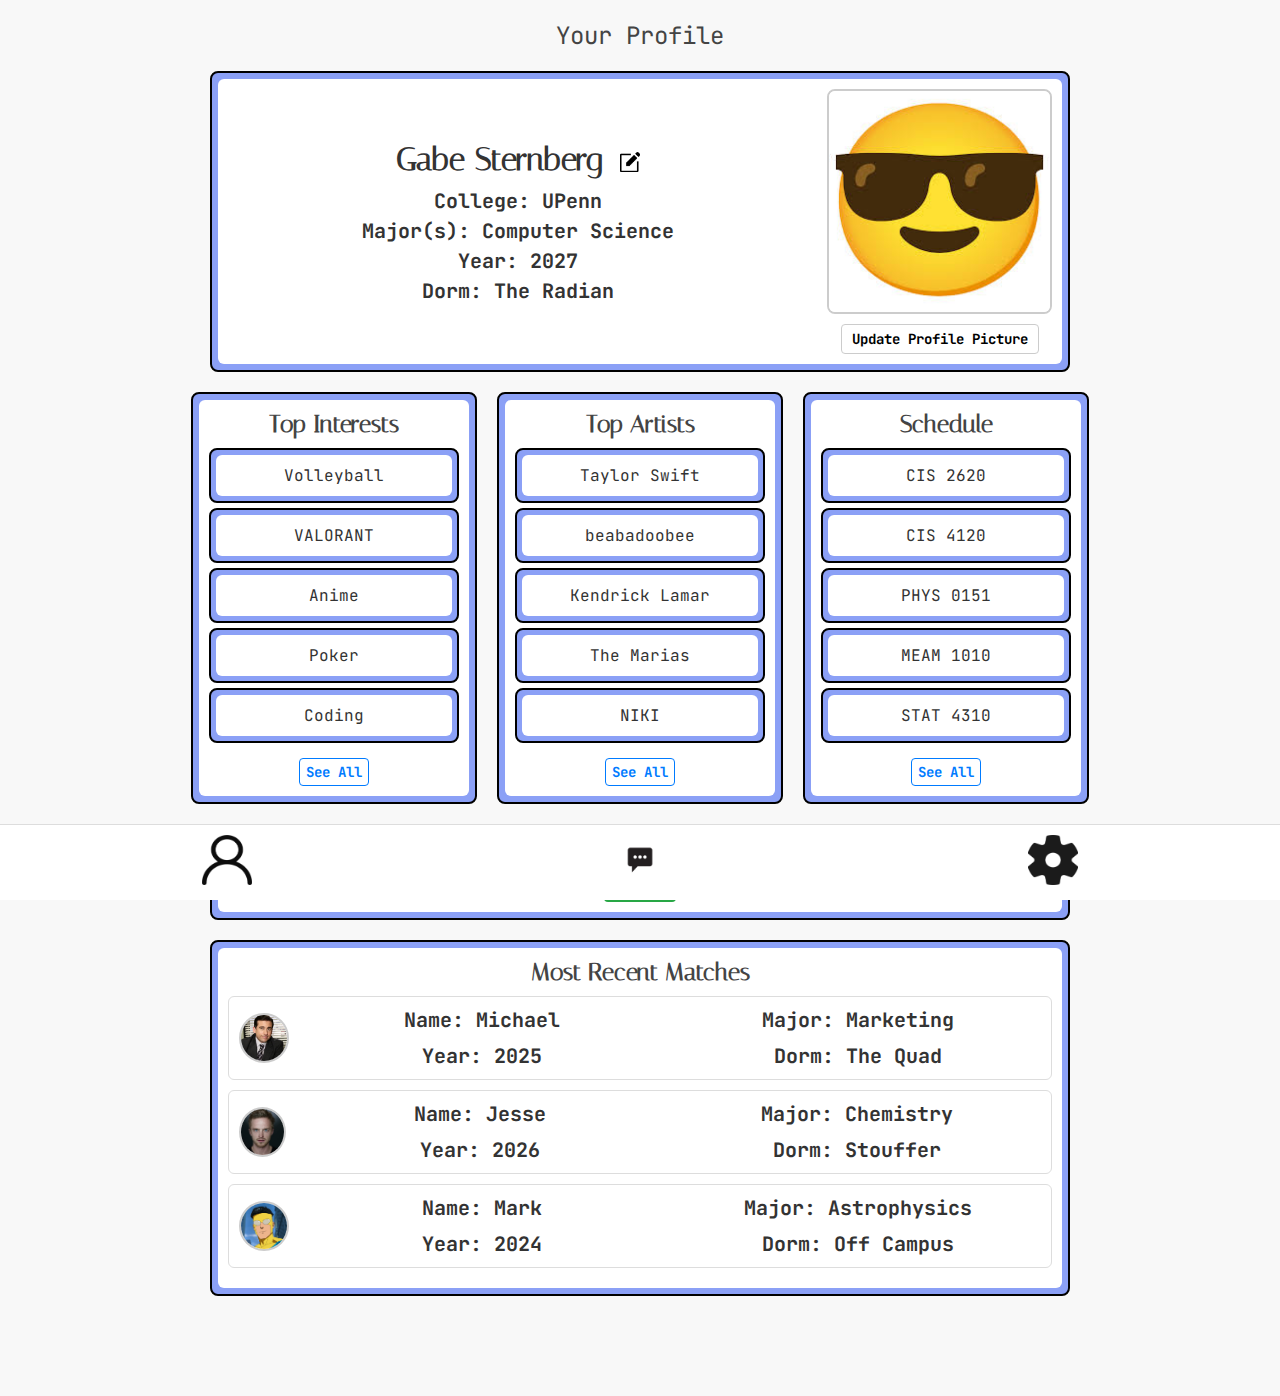
<file: profile.html>
<!DOCTYPE html>
<html lang="en">
<head>
  <meta charset="UTF-8" />
  <title>Your Profile</title>
  <link rel="stylesheet" href="styles.css">
  <link rel="preconnect" href="https://fonts.googleapis.com">
  <link rel="preconnect" href="https://fonts.gstatic.com" crossorigin>
  <link href="https://fonts.googleapis.com/css2?family=Italiana&family=JetBrains+Mono:ital,wght@0,100..800;1,100..800&display=swap" rel="stylesheet">
  <style>
    /* Additional styling for the edit icon */
    .edit-icon {
      width: 20px;
      height: 20px;
      cursor: pointer;
      vertical-align: middle;
      margin-left: 8px;
    }
    /* Optional override for profile-pic size */
    .profile-pic {
      width: 225px;
      height: 225px;
      object-fit: cover;
    }
  </style>
</head>
<body>
  <div class="container">
    <!-- ===== Header ===== -->
    <div class="profile-header">
      <h1>Your Profile</h1>
    </div>

    <!-- ===== Profile Info with Rectangular Outline ===== -->
    <div class="rectangular-box">
      <div class="inner-box">
        <div class="profile-info">
          <div class="profile-info-container">
            <div class="profile-details">
              <!-- Notice the ID attributes for editing -->
              <h2 class="name">
                <span id="editableName">Gabe Sternberg</span>
                <img src="edit.png" alt="Edit" id="editBtn" class="edit-icon">
              </h2>
              <p id="editableCollege">College: UPenn</p>
              <p id="editableMajor">Major(s): Computer Science</p>
              <p id="editableYear">Year: 2027</p>
              <p id="editableDorm">Dorm: The Radian</p>
            </div>
            <div class="profile-pic-wrapper">
              <img src="gabe.png" alt="Gabe's Profile Picture" class="profile-pic">
              <button id="updatePicBtn" class="update-pic-btn">Update Profile Picture</button>
            </div>                    
          </div>
        </div>
      </div>
    </div>

    <!-- ===== Top Sections (Interests, Artists, Schedule) Individually Outlined, Side by Side ===== -->
    <div class="top-sections">
      <!-- Top Interests -->
      <div class="rectangular-box">
        <div class="inner-box">
          <div class="top-section-box">
            <h3>Top Interests</h3>
            <ul id="topInterestsList" class="circle-list">
              <!-- Default items; will be overwritten if saved data exist -->
              <li><span>Volleyball</span></li>
              <li><span>VALORANT</span></li>
              <li><span>Anime</span></li>
              <li><span>Poker</span></li>
              <li><span>Coding</span></li>
            </ul>
            <a href="interests.html" class="see-all">See All</a>
          </div>
        </div>
      </div>

      <!-- Top Artists -->
      <div class="rectangular-box">
        <div class="inner-box">
          <div class="top-section-box">
            <h3>Top Artists</h3>
            <ul id="topArtistsList" class="circle-list">
              <li><span>Taylor Swift</span></li>
              <li><span>beabadoobee</span></li>
              <li><span>Kendrick Lamar</span></li>
              <li><span>The Marias</span></li>
              <li><span>NIKI</span></li>
            </ul>
            <a href="artists.html" class="see-all">See All</a>
          </div>
        </div>
      </div>

      <!-- Schedule -->
      <div class="rectangular-box">
        <div class="inner-box">
          <div class="top-section-box">
            <h3>Schedule</h3>
            <ul id="topScheduleList" class="circle-list">
              <li><span>CIS 2620</span></li>
              <li><span>CIS 4120</span></li>
              <li><span>PHYS 0151</span></li>
              <li><span>MEAM 1010</span></li>
              <li><span>STAT 4310</span></li>
            </ul>
            <a href="schedule.html" class="see-all">See All</a>
          </div>
        </div>
      </div>
    </div>

    <!-- ===== Opt-In Section with Rectangular Outline ===== -->
    <div class="rectangular-box">
      <div class="inner-box">
        <div class="opt-in-section">
          <p id="optInText">New matches 4/19 7PM EST - You have not opted in yet</p>
          <button id="optInBtn">Opt In</button>
        </div>
      </div>
    </div>

    <!-- ===== Most Recent Matches (Already Outlined) ===== -->
    <div class="matches-section">
      <div class="rectangular-box">
        <div class="inner-box">
          <h3>Most Recent Matches</h3>
          <!-- Match Card 1 -->
          <div class="match-card">
            <img src="michael.png" alt="Michael's Profile" class="match-pic">
            <div class="match-info">
              <p class="match-name">Name: Michael</p>
              <p class="match-major">Major: Marketing</p>
              <p class="match-year">Year: 2025</p>
              <p class="match-dorm">Dorm: The Quad</p>
            </div>
          </div>
          <!-- Match Card 2 -->
          <div class="match-card">
            <img src="jesse.png" alt="Jesse's Profile" class="match-pic">
            <div class="match-info">
              <p class="match-name">Name: Jesse</p>
              <p class="match-major">Major: Chemistry</p>
              <p class="match-year">Year: 2026</p>
              <p class="match-dorm">Dorm: Stouffer</p>
            </div>
          </div>
          <!-- Match Card 3 -->
          <div class="match-card">
            <img src="mark.png" alt="Mark's Profile" class="match-pic">
            <div class="match-info">
              <p class="match-name">Name: Mark</p>
              <p class="match-major">Major: Astrophysics</p>
              <p class="match-year">Year: 2024</p>
              <p class="match-dorm">Dorm: Off Campus</p>
            </div>
          </div>
        </div>
      </div>
    </div>

  </div>

  <!-- ===== Bottom Navigation Bar ===== -->
  <div class="bottom-nav">
    <a href="profile.html" class="nav-button">
      <img src="profile.png" alt="Profile" class="nav-icon">
    </a>
    <a href="chat.html" class="nav-button">
      <img src="chat.png" alt="Chat" class="nav-icon">
    </a>
    <a href="communities.html" class="nav-button">
      <img src="community.png" alt="Community" class="nav-icon">
    </a>
  </div>

  <!-- ===== Scripts for Editing Mode, Update Profile Pic, and Local Storage Loading ===== -->
  <script>
    // Toggle Opt In/Opt Out (unchanged)
    let optedIn = false;
    const prefix = "New matches 4/19 7PM EST - ";
    const optInText = document.getElementById("optInText");
    const optInBtn = document.getElementById("optInBtn");

    optInText.textContent = prefix + "You have not opted in yet";
    optInBtn.textContent = "Opt In";

    optInBtn.addEventListener("click", () => {
      optedIn = !optedIn;
      if (optedIn) {
        optInText.textContent = prefix + "You have opted in";
        optInBtn.textContent = "Opt Out";
      } else {
        optInText.textContent = prefix + "You have not opted in yet";
        optInBtn.textContent = "Opt In";
      }
    });

    // Toggle editing mode for profile details
    const editBtn = document.getElementById("editBtn");
    const editableElements = [
      document.getElementById("editableName"),
      document.getElementById("editableCollege"),
      document.getElementById("editableMajor"),
      document.getElementById("editableYear"),
      document.getElementById("editableDorm")
    ];

    let isEditing = false;

    editBtn.addEventListener("click", () => {
      isEditing = !isEditing;
      editableElements.forEach(elem => {
        elem.contentEditable = isEditing ? "true" : "false";
        elem.style.border = isEditing ? "1px dashed #ccc" : "none";
      });
    });

    // Update profile picture to "updated.png" on click
    document.getElementById("updatePicBtn").addEventListener("click", function(){
        document.querySelector(".profile-pic").src = "updated.png";
    });

    // Load persistent data (if available) from localStorage
    document.addEventListener('DOMContentLoaded', function() {
      const interestsData = JSON.parse(localStorage.getItem('interests'));
      const artistsData = JSON.parse(localStorage.getItem('artists'));
      const scheduleData = JSON.parse(localStorage.getItem('schedule'));

      if(interestsData && interestsData.length > 0){
        const list = document.getElementById("topInterestsList");
        list.innerHTML = "";
        interestsData.forEach(item => {
          const li = document.createElement("li");
          li.innerHTML = "<span>" + item + "</span>";
          list.appendChild(li);
        });
      }

      if(artistsData && artistsData.length > 0){
        const list = document.getElementById("topArtistsList");
        list.innerHTML = "";
        artistsData.forEach(item => {
          const li = document.createElement("li");
          li.innerHTML = "<span>" + item + "</span>";
          list.appendChild(li);
        });
      }

      if(scheduleData && scheduleData.length > 0){
        const list = document.getElementById("topScheduleList");
        list.innerHTML = "";
        scheduleData.forEach(item => {
          const li = document.createElement("li");
          li.innerHTML = "<span>" + item + "</span>";
          list.appendChild(li);
        });
      }
    });
  </script>
</body>
</html>
</file>
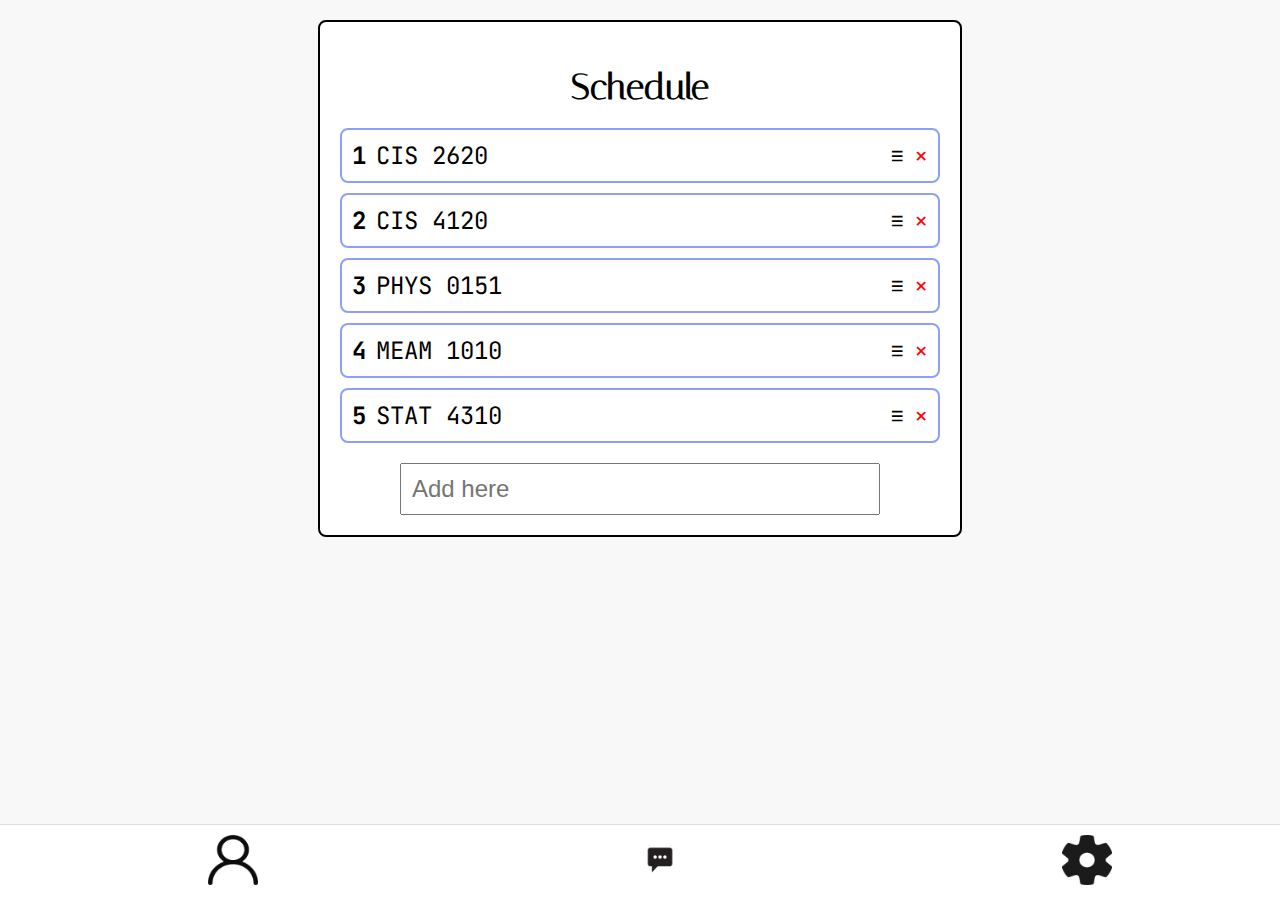
<file: schedule.html>
<!DOCTYPE html>
<html lang="en">
<head>
  <meta charset="UTF-8">
  <title>Schedule</title>
  <link rel="preconnect" href="https://fonts.googleapis.com">
  <link rel="preconnect" href="https://fonts.gstatic.com" crossorigin>
  <link href="https://fonts.googleapis.com/css2?family=Italiana&family=JetBrains+Mono:ital,wght@0,100..800;1,100..800&display=swap" rel="stylesheet">
  <style>
    body {
      font-family: 'JetBrains Mono', monospace;
      background-color: #f8f8f8;
      display: flex;
      flex-direction: column;
      align-items: center;
      margin: 0;
      padding-bottom: 60px;
    }
    .container {
      text-align: center;
      background-color: #fff;
      padding: 20px;
      border: 2px solid black;
      border-radius: 8px;
      width: 80%;
      max-width: 600px;
      margin-top: 20px;
    }
    h1 {
      font-family: 'Italiana', serif;
      font-size: 36px;
      margin-bottom: 20px;
    }
    ul {
      list-style: none;
      padding: 0;
      margin-bottom: 20px;
    }
    ul li {
      font-size: 24px;
      margin: 10px 0;
      padding: 10px;
      border: 2px solid #8BA0F6;
      border-radius: 8px;
      display: flex;
      align-items: center;
      justify-content: space-between;
      background-color: #fff;
    }
    .ranking {
      font-weight: bold;
      margin-right: 10px;
    }
    .item-text {
      flex-grow: 1;
      text-align: left;
    }
    .drag-handle {
      cursor: move;
      font-size: 24px;
      padding-left: 10px;
    }
    /* Delete button style */
    .delete-btn {
      cursor: pointer;
      font-size: 24px;
      color: red;
      margin-left: 10px;
    }
    input[type="text"] {
      font-size: 24px;
      padding: 10px;
      width: 80%;
      box-sizing: border-box;
    }
    .bottom-nav {
      position: fixed;
      bottom: 0;
      left: 0;
      width: 100%;
      background-color: #fff;
      border-top: 1px solid #ddd;
      display: flex;
      justify-content: space-around;
      align-items: center;
      padding: 10px 20px;
    }
    .nav-button {
      text-decoration: none;
    }
    .nav-icon {
      width: 50px;
      height: 50px;
    }
  </style>
</head>
<body>
  <div class="container">
    <h1>Schedule</h1>
    <ul id="list">
      <li draggable="true">
        <span class="ranking">1</span>
        <span class="item-text">CIS 2620</span>
        <span class="drag-handle">≡</span>
        <span class="delete-btn">×</span>
      </li>
      <li draggable="true">
        <span class="ranking">2</span>
        <span class="item-text">CIS 4120</span>
        <span class="drag-handle">≡</span>
        <span class="delete-btn">×</span>
      </li>
      <li draggable="true">
        <span class="ranking">3</span>
        <span class="item-text">PHYS 0151</span>
        <span class="drag-handle">≡</span>
        <span class="delete-btn">×</span>
      </li>
      <li draggable="true">
        <span class="ranking">4</span>
        <span class="item-text">MEAM 1010</span>
        <span class="drag-handle">≡</span>
        <span class="delete-btn">×</span>
      </li>
      <li draggable="true">
        <span class="ranking">5</span>
        <span class="item-text">STAT 4310</span>
        <span class="drag-handle">≡</span>
        <span class="delete-btn">×</span>
      </li>
    </ul>
    <input type="text" id="newItem" placeholder="Add here">
  </div>
  <!-- ===== Bottom Navigation Bar ===== -->
  <div class="bottom-nav">
    <a href="profile.html" class="nav-button">
      <img src="profile.png" alt="Profile" class="nav-icon">
    </a>
    <a href="chat.html" class="nav-button">
      <img src="chat.png" alt="Chat" class="nav-icon">
    </a>
    <a href="communities.html" class="nav-button">
      <img src="community.png" alt="Community" class="nav-icon">
    </a>
  </div>
  <script>
    // Global functions for schedule.html
    function updateScheduleStorage() {
      const items = document.querySelectorAll('#list li .item-text');
      const scheduleArray = Array.from(items).map(item => item.textContent);
      localStorage.setItem('schedule', JSON.stringify(scheduleArray));
    }

    function updateRankings() {
      const items = document.querySelectorAll('#list li');
      items.forEach((li, index) => {
        const rankSpan = li.querySelector('.ranking');
        if (rankSpan) {
          rankSpan.textContent = index + 1;
        }
      });
    }

    function handleDragStart(e) {
      this.style.opacity = '0.4';
      dragSrcEl = this;
      e.dataTransfer.effectAllowed = 'move';
      e.dataTransfer.setData('text/html', this.innerHTML);
    }

    function handleDragOver(e) {
      if (e.preventDefault) e.preventDefault();
      e.dataTransfer.dropEffect = 'move';
      return false;
    }

    function handleDragEnter(e) {
      this.classList.add('over');
    }

    function handleDragLeave(e) {
      this.classList.remove('over');
    }

    function handleDrop(e) {
      if (e.stopPropagation) e.stopPropagation();
      if (dragSrcEl !== this) {
        dragSrcEl.innerHTML = this.innerHTML;
        this.innerHTML = e.dataTransfer.getData('text/html');
        updateRankings();
        updateScheduleStorage();
        addDnDHandlers(dragSrcEl);
        addDnDHandlers(this);
      }
      return false;
    }

    function handleDragEnd(e) {
      this.style.opacity = '1';
      let items = document.querySelectorAll('#list li');
      items.forEach(item => item.classList.remove('over'));
    }

    function addDnDHandlers(item) {
      item.addEventListener('dragstart', handleDragStart, false);
      item.addEventListener('dragenter', handleDragEnter, false);
      item.addEventListener('dragover', handleDragOver, false);
      item.addEventListener('dragleave', handleDragLeave, false);
      item.addEventListener('drop', handleDrop, false);
      item.addEventListener('dragend', handleDragEnd, false);
    }

    function attachDeleteHandler(item) {
      const delBtn = item.querySelector('.delete-btn');
      if (delBtn) {
        delBtn.addEventListener('click', function() {
          item.remove();
          updateRankings();
          updateScheduleStorage();
        });
      }
    }

    let dragSrcEl = null;

    document.addEventListener('DOMContentLoaded', function() {
      const list = document.getElementById('list');

      // Initialize drag-and-drop and delete handlers for preexisting items
      const items = list.querySelectorAll('li');
      items.forEach(item => {
        item.setAttribute('draggable', 'true');
        addDnDHandlers(item);
        attachDeleteHandler(item);
      });
      updateRankings();

      // Load saved schedule from localStorage
      const savedSchedule = JSON.parse(localStorage.getItem('schedule'));
      if (savedSchedule && savedSchedule.length > 0) {
        list.innerHTML = "";
        savedSchedule.forEach((itemText, index) => {
          const li = document.createElement("li");
          li.setAttribute('draggable', 'true');
          li.innerHTML = `<span class="ranking">${index + 1}</span>
                          <span class="item-text">${itemText}</span>
                          <span class="drag-handle">≡</span>
                          <span class="delete-btn">×</span>`;
          list.appendChild(li);
          addDnDHandlers(li);
          attachDeleteHandler(li);
        });
        updateRankings();
      }
    });

    document.getElementById("newItem").addEventListener("keydown", function(event) {
      if (event.key === "Enter") {
        var value = this.value.trim();
        if (value !== "") {
          var li = document.createElement("li");
          li.setAttribute('draggable', 'true');
          li.innerHTML = `<span class="ranking"></span>
                          <span class="item-text">${value}</span>
                          <span class="drag-handle">≡</span>
                          <span class="delete-btn">×</span>`;
          document.getElementById("list").appendChild(li);
          addDnDHandlers(li);
          attachDeleteHandler(li);
          updateRankings();
          updateScheduleStorage();
          this.value = "";
        }
      }
      function updateRankings() {
        const items = document.querySelectorAll('#list li');
        items.forEach((li, index) => {
          const rankSpan = li.querySelector('.ranking');
          if (rankSpan) {
            rankSpan.textContent = index + 1;
          }
        });
      }
    });
  </script>
</body>
</html>
</file>
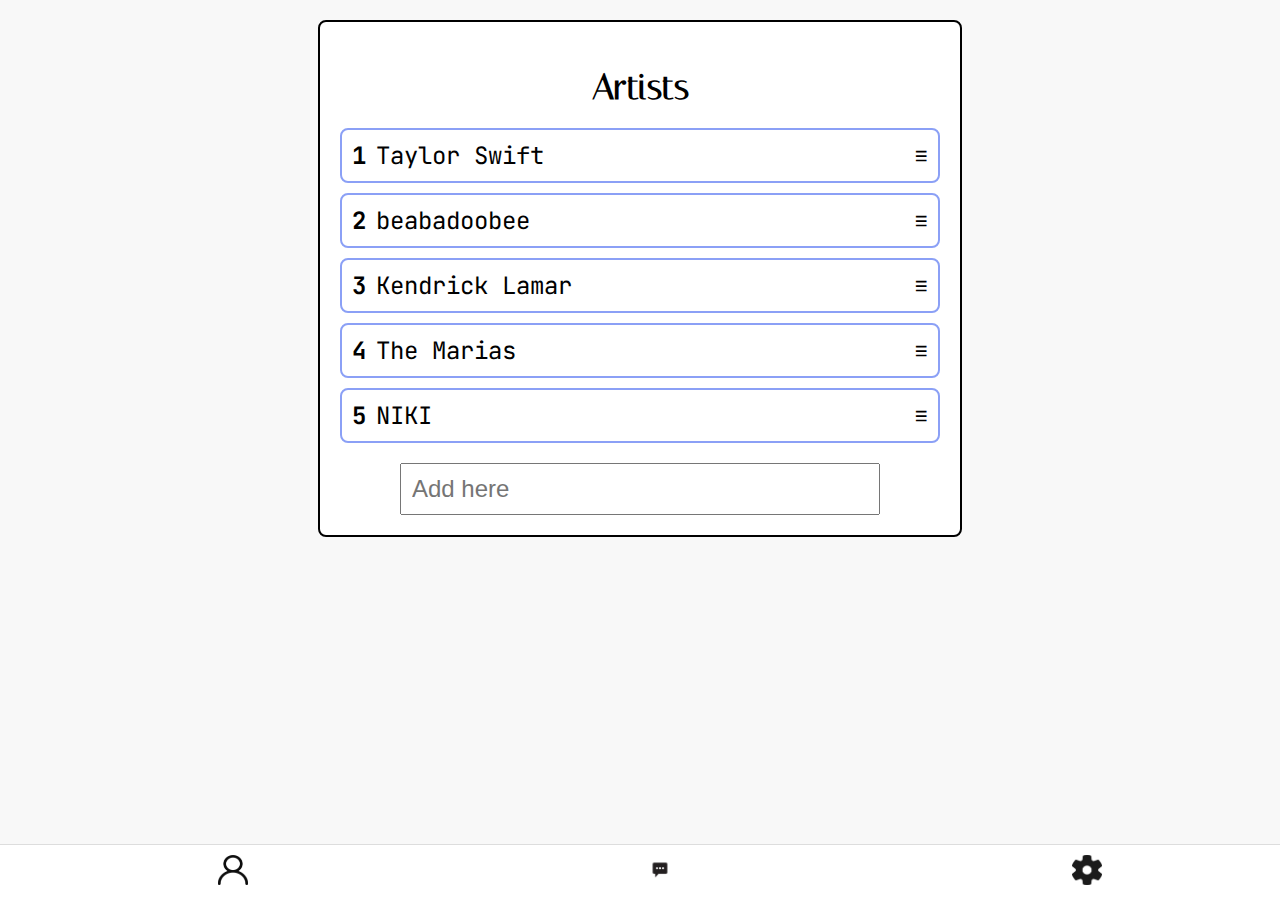
<file: 4120 Final/artists.html>
<!DOCTYPE html>
<html lang="en">
<head>
  <meta charset="UTF-8">
  <title>Artists</title>
  <link rel="preconnect" href="https://fonts.googleapis.com">
  <link rel="preconnect" href="https://fonts.gstatic.com" crossorigin>
  <link href="https://fonts.googleapis.com/css2?family=Italiana&family=JetBrains+Mono:ital,wght@0,100..800;1,100..800&display=swap" rel="stylesheet">
  <style>
    body {
      font-family: 'JetBrains Mono', monospace;
      background-color: #f8f8f8;
      display: flex;
      flex-direction: column;
      align-items: center;
      margin: 0;
      padding-bottom: 60px;
    }
    .container {
      text-align: center;
      background-color: #fff;
      padding: 20px;
      border: 2px solid black;
      border-radius: 8px;
      width: 80%;
      max-width: 600px;
      margin-top: 20px;
    }
    h1 {
      font-family: 'Italiana', serif;
      font-size: 36px;
      margin-bottom: 20px;
    }
    ul {
      list-style: none;
      padding: 0;
      margin-bottom: 20px;
    }
    ul li {
      font-size: 24px;
      margin: 10px 0;
      padding: 10px;
      border: 2px solid #8BA0F6;
      border-radius: 8px;
      display: flex;
      align-items: center;
      justify-content: space-between;
      background-color: #fff;
    }
    .ranking {
      font-weight: bold;
      margin-right: 10px;
    }
    .item-text {
      flex-grow: 1;
      text-align: left;
    }
    .drag-handle {
      cursor: move;
      font-size: 24px;
      padding-left: 10px;
    }
    input[type="text"] {
      font-size: 24px;
      padding: 10px;
      width: 80%;
      box-sizing: border-box;
    }
    .bottom-nav {
      position: fixed;
      bottom: 0;
      left: 0;
      width: 100%;
      background-color: #fff;
      border-top: 1px solid #ddd;
      display: flex;
      justify-content: space-around;
      align-items: center;
      padding: 10px 20px;
    }
    .nav-button {
      text-decoration: none;
    }
    .nav-icon {
      width: 30px;
      height: 30px;
    }
  </style>
</head>
<body>
  <div class="container">
    <h1>Artists</h1>
    <ul id="list">
      <!-- Default items (if no data in storage) -->
      <li draggable="true">
        <span class="ranking">1</span>
        <span class="item-text">Taylor Swift</span>
        <span class="drag-handle">≡</span>
      </li>
      <li draggable="true">
        <span class="ranking">2</span>
        <span class="item-text">beabadoobee</span>
        <span class="drag-handle">≡</span>
      </li>
      <li draggable="true">
        <span class="ranking">3</span>
        <span class="item-text">Kendrick Lamar</span>
        <span class="drag-handle">≡</span>
      </li>
      <li draggable="true">
        <span class="ranking">4</span>
        <span class="item-text">The Marias</span>
        <span class="drag-handle">≡</span>
      </li>
      <li draggable="true">
        <span class="ranking">5</span>
        <span class="item-text">NIKI</span>
        <span class="drag-handle">≡</span>
      </li>
    </ul>
    <input type="text" id="newItem" placeholder="Add here">
  </div>
  <div class="bottom-nav">
    <a href="profile.html" class="nav-button"><img src="profile.png" alt="Profile" class="nav-icon"></a>
    <a href="chat.html" class="nav-button"><img src="chat.png" alt="Chat" class="nav-icon"></a>
    <a href="communities.html" class="nav-button"><img src="community.png" alt="Community" class="nav-icon"></a>
  </div>
  <script>
    // Function to update localStorage with current artists list
    function updateArtistsStorage() {
      const items = document.querySelectorAll('#list li .item-text');
      const artistsArray = Array.from(items).map(item => item.textContent);
      localStorage.setItem('artists', JSON.stringify(artistsArray));
    }
    
    // Drag and drop functionality (similar to your current code)
    document.addEventListener('DOMContentLoaded', function() {
      const list = document.getElementById('list');
      
      function handleDragStart(e) {
        this.style.opacity = '0.4';
        dragSrcEl = this;
        e.dataTransfer.effectAllowed = 'move';
        e.dataTransfer.setData('text/html', this.innerHTML);
      }
      
      function handleDragOver(e) {
        if (e.preventDefault) e.preventDefault();
        e.dataTransfer.dropEffect = 'move';
        return false;
      }
      
      function handleDragEnter(e) {
        this.classList.add('over');
      }
      
      function handleDragLeave(e) {
        this.classList.remove('over');
      }
      
      function handleDrop(e) {
        if (e.stopPropagation) e.stopPropagation();
        if (dragSrcEl !== this) {
          dragSrcEl.innerHTML = this.innerHTML;
          this.innerHTML = e.dataTransfer.getData('text/html');
          updateRankings();
          updateArtistsStorage();
          addDnDHandlers(dragSrcEl);
          addDnDHandlers(this);
        }
        return false;
      }
      
      function handleDragEnd(e) {
        this.style.opacity = '1';
        let items = list.querySelectorAll('li');
        items.forEach(item => item.classList.remove('over'));
      }
      
      function addDnDHandlers(item) {
        item.addEventListener('dragstart', handleDragStart, false);
        item.addEventListener('dragenter', handleDragEnter, false);
        item.addEventListener('dragover', handleDragOver, false);
        item.addEventListener('dragleave', handleDragLeave, false);
        item.addEventListener('drop', handleDrop, false);
        item.addEventListener('dragend', handleDragEnd, false);
      }
      
      function updateRankings() {
        const items = document.querySelectorAll('#list li');
        items.forEach((li, index) => {
          const rankSpan = li.querySelector('.ranking');
          if (rankSpan) {
            rankSpan.textContent = index + 1;
          }
        });
      }
      
      let dragSrcEl = null;
      const items = list.querySelectorAll('li');
      items.forEach(item => {
        item.setAttribute('draggable', 'true');
        addDnDHandlers(item);
      });
      updateRankings();
      
      // Load existing data from localStorage, if any
      const savedArtists = JSON.parse(localStorage.getItem('artists'));
      if(savedArtists && savedArtists.length > 0) {
        list.innerHTML = "";
        savedArtists.forEach((artist, index) => {
          const li = document.createElement("li");
          li.setAttribute('draggable', 'true');
          li.innerHTML = '<span class="ranking">' + (index+1) + '</span><span class="item-text">' 
                          + artist + '</span><span class="drag-handle">≡</span>';
          list.appendChild(li);
          addDnDHandlers(li);
        });
        updateRankings();
      }
    });

    document.getElementById("newItem").addEventListener("keydown", function(event) {
      if(event.key === "Enter") {
        var value = this.value.trim();
        if(value !== "") {
          var li = document.createElement("li");
          li.setAttribute('draggable', 'true');
          li.innerHTML = '<span class="ranking"></span><span class="item-text">' + value + '</span><span class="drag-handle">≡</span>';
          document.getElementById("list").appendChild(li);
          // Attach drag and drop handlers
          li.addEventListener('dragstart', handleDragStart, false);
          li.addEventListener('dragenter', handleDragEnter, false);
          li.addEventListener('dragover', handleDragOver, false);
          li.addEventListener('dragleave', handleDragLeave, false);
          li.addEventListener('drop', handleDrop, false);
          li.addEventListener('dragend', handleDragEnd, false);
          updateRankings();
          updateArtistsStorage();
          this.value = "";
        }
      }
      function updateRankings() {
        const items = document.querySelectorAll('#list li');
        items.forEach((li, index) => {
          const rankSpan = li.querySelector('.ranking');
          if (rankSpan) {
            rankSpan.textContent = index + 1;
          }
        });
      }
    });
  </script>
</body>
</html>
</file>
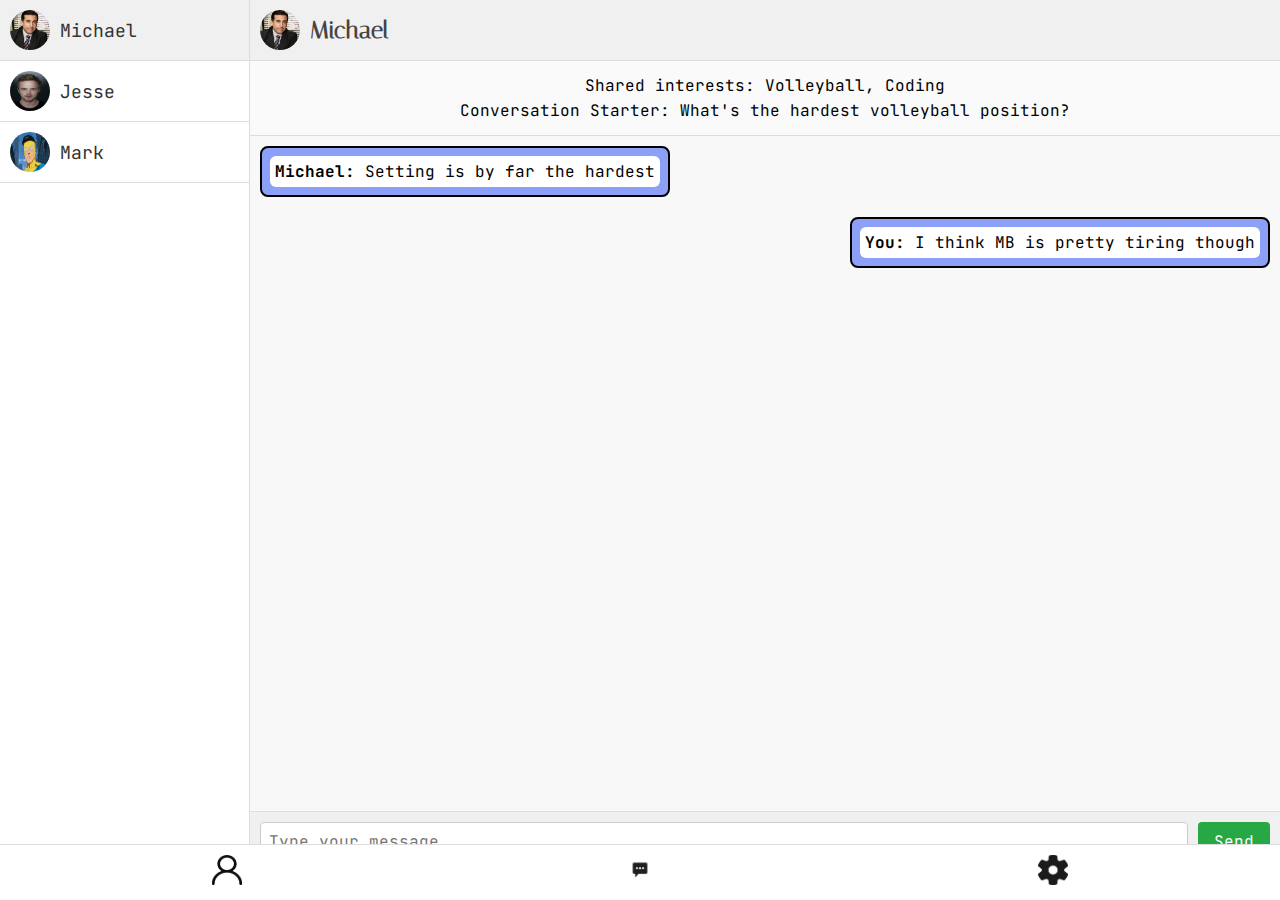
<file: 4120 Final/chat.html>
<!DOCTYPE html>
<html lang="en">
<head>
  <meta charset="UTF-8" />
  <title>Chat</title>
  <link rel="preconnect" href="https://fonts.googleapis.com">
  <link rel="preconnect" href="https://fonts.gstatic.com" crossorigin>
  <!-- Load Italiana for headings and JetBrains Mono for text -->
  <link href="https://fonts.googleapis.com/css2?family=Italiana&family=JetBrains+Mono:ital,wght@0,100..800;1,100..800&display=swap" rel="stylesheet">
  <style>
    /* Global resets and basic styling */
    * {
      margin: 0;
      padding: 0;
      box-sizing: border-box;
    }
    body {
      font-family: 'JetBrains Mono', monospace;
      background-color: #f8f8f8;
      display: flex;
      flex-direction: column;
      height: 100vh;
      overflow: hidden;
    }
    /* Main two-column container */
    .chat-container {
      display: flex;
      flex: 1;
      overflow: hidden;
    }
    /* Left panel: contacts list */
    .contact-list {
      width: 250px;
      border-right: 1px solid #ddd;
      background-color: #fff;
      overflow-y: auto;
    }
    .contact-item {
      display: flex;
      align-items: center;
      padding: 10px;
      cursor: pointer;
      border-bottom: 1px solid #ddd;
    }
    .contact-item:hover {
      background-color: #f0f0f0;
    }
    .contact-item img {
      width: 40px;
      height: 40px;
      border-radius: 50%;
      margin-right: 10px;
    }
    .contact-item span {
      font-size: 18px;
      color: #333;
    }
    /* Right panel: conversation area */
    .conversation-panel {
      flex: 1;
      display: flex;
      flex-direction: column;
      background-color: #fff;
      overflow: hidden;
    }
    /* Conversation header with contact info */
    .conversation-header {
      display: flex;
      align-items: center;
      padding: 10px;
      border-bottom: 1px solid #ddd;
      background-color: #f0f0f0;
    }
    .conversation-header img {
      width: 40px;
      height: 40px;
      border-radius: 50%;
      margin-right: 10px;
    }
    .conversation-header h2 {
      font-family: 'Italiana', serif;
      font-size: 24px;
      color: #444;
      margin: 0;
    }
    /* New meta area below header for shared interests and conversation starter */
    .conversation-meta {
      padding: 10px;
      border-bottom: 1px solid #ddd;
      background-color: #fafafa;
      text-align: center;
      font-size: 16px;
    }
    .conversation-meta p {
      margin: 4px 0;
    }
    /* Chat messages area; set to ~75% of viewport height */
    .chat-messages {
      height: 75vh;
      padding: 10px;
      overflow-y: auto;
      background-color: #f8f8f8;
      display: flex;
      flex-direction: column;
      gap: 10px;
    }
    /* Message bubble styling */
    .chat-message {
      max-width: 80%;
      font-size: 16px;
      margin-bottom: 10px;
    }
    .chat-message .message-bubble {
      padding: 8px;
      border: 2px solid black;
      border-radius: 8px;
      background-color: #8BA0F6;
    }
    .chat-message .message-bubble .inner-msg {
      background-color: #fff;
      border-radius: 6px;
      padding: 5px;
      word-wrap: break-word;
    }
    /* Align messages based on sender */
    .chat-message.message-left {
      align-self: flex-start;
      text-align: left;
    }
    .chat-message.message-right {
      align-self: flex-end;
      text-align: right;
    }
    /* Message input area */
    .message-input {
      display: flex;
      padding: 10px;
      border-top: 1px solid #ddd;
      background-color: #f0f0f0;
    }
    .message-input input[type="text"] {
      flex: 1;
      font-size: 16px;
      padding: 8px;
      font-family: 'JetBrains Mono', monospace;
      border: 1px solid #ccc;
      border-radius: 4px;
    }
    .message-input button {
      margin-left: 10px;
      font-size: 16px;
      padding: 8px 16px;
      background-color: #28a745;
      color: #fff;
      border: none;
      border-radius: 4px;
      font-family: 'JetBrains Mono', monospace;
      cursor: pointer;
    }
    .message-input button:hover {
      background-color: #218838;
    }
    /* Bottom Navigation Bar */
    .bottom-nav {
      position: fixed;
      bottom: 0;
      left: 0;
      width: 100%;
      background-color: #fff;
      border-top: 1px solid #ddd;
      display: flex;
      justify-content: space-around;
      align-items: center;
      padding: 10px 20px;
    }
    .nav-button {
      text-decoration: none;
    }
    .nav-icon {
      width: 30px;
      height: 30px;
    }
  </style>
</head>
<body>
  <div class="chat-container">
    <!-- Left Panel: Contact List -->
    <div class="contact-list">
      <div class="contact-item" data-contact="michael">
        <img src="michael.png" alt="Michael">
        <span>Michael</span>
      </div>
      <div class="contact-item" data-contact="jesse">
        <img src="jesse.png" alt="Jesse">
        <span>Jesse</span>
      </div>
      <div class="contact-item" data-contact="mark">
        <img src="mark.png" alt="Mark">
        <span>Mark</span>
      </div>
    </div>
    <!-- Right Panel: Conversation -->
    <div class="conversation-panel">
      <!-- Conversation Header -->
      <div class="conversation-header">
        <img src="michael.png" alt="Contact Picture" id="contactPic">
        <h2 id="contactName">Michael</h2>
      </div>
      <!-- Conversation Meta: Shared Interests & Conversation Starter -->
      <div class="conversation-meta">
        <p id="sharedInterestsText">Shared interests: </p>
        <p id="starterText">Conversation Starter: </p>
      </div>
      <!-- Chat Messages Area -->
      <div class="chat-messages" id="chatMessages">
        <!-- Messages will be appended here -->
      </div>
      <!-- Message Input Area (positioned ~3/4 down via chat-messages height) -->
      <div class="message-input">
        <input type="text" id="messageInput" placeholder="Type your message">
        <button id="sendBtn">Send</button>
      </div>
    </div>
  </div>

  <!-- Bottom Navigation Bar -->
  <div class="bottom-nav">
    <a href="profile.html" class="nav-button"><img src="profile.png" alt="Profile" class="nav-icon"></a>
    <a href="chat.html" class="nav-button"><img src="chat.png" alt="Chat" class="nav-icon"></a>
    <a href="communities.html" class="nav-button"><img src="community.png" alt="Community" class="nav-icon"></a>
  </div>

  <script>
    /* Preloaded conversation data */
    const conversations = {
      michael: [
        { sender: 'Michael', text: "Setting is by far the hardest" },
        { sender: 'You', text: "I think MB is pretty tiring though" }
      ],
      jesse: [
        { sender: 'Jesse', text: "Elderflame is the best" }
      ],
      mark: [
        { sender: 'Mark', text: "Does Invincible count?" }
      ]
    };

    /* Shared interests for each contact */
    const sharedInterests = {
      michael: ["Volleyball", "Coding"],
      jesse: ["VALORANT", "Poker"],
      mark: ["Anime", "Coding"]
    };

    /* Conversation starters for each interest */
    const conversationStarters = {
      "Volleyball": "What's the hardest volleyball position?",
      "VALORANT": "Best Vandal Skin?",
      "Poker": "What's your go-to poker strategy?",
      "Anime": "What's the best anime of all time?",
      "Coding": "What's the best programming language?"
    };

    let currentContact = 'michael';

    const contactItems = document.querySelectorAll('.contact-item');
    const contactNameEl = document.getElementById('contactName');
    const contactPicEl = document.getElementById('contactPic');
    const sharedInterestsEl = document.getElementById('sharedInterestsText');
    const starterEl = document.getElementById('starterText');
    const chatMessagesEl = document.getElementById('chatMessages');
    const messageInputEl = document.getElementById('messageInput');
    const sendBtn = document.getElementById('sendBtn');

    // Helper: Capitalize first letter
    function capitalizeFirstLetter(str) {
      return str.charAt(0).toUpperCase() + str.slice(1);
    }

    // Load conversation for a given contact
    function loadConversation(contact) {
      currentContact = contact;
      // Update header info
      contactNameEl.textContent = capitalizeFirstLetter(contact);
      contactPicEl.src = contact + ".png";
      // Update shared interests text
      if (sharedInterests[contact]) {
        sharedInterestsEl.textContent = "Shared interests: " + sharedInterests[contact].join(", ");
        // Pick first shared interest for conversation starter
        let firstInterest = sharedInterests[contact][0] || "";
        starterEl.textContent = "Conversation Starter: " + (conversationStarters[firstInterest] || "Let's chat!");
      } else {
        sharedInterestsEl.textContent = "Shared interests: None";
        starterEl.textContent = "Conversation Starter: Let's chat!";
      }
      // Load conversation messages
      chatMessagesEl.innerHTML = '';
      if (conversations[contact]) {
        conversations[contact].forEach(message => {
          appendMessage(message.sender, message.text);
        });
      }
    }

    // Append a message bubble with left/right alignment
    function appendMessage(sender, text) {
      const messageDiv = document.createElement('div');
      messageDiv.classList.add('chat-message');
      if (sender === "You") {
        messageDiv.classList.add('message-right');
      } else {
        messageDiv.classList.add('message-left');
      }
      messageDiv.innerHTML = '<div class="message-bubble"><div class="inner-msg"><strong>' + sender + ':</strong> ' + text + '</div></div>';
      chatMessagesEl.appendChild(messageDiv);
      // Scroll to the bottom
      chatMessagesEl.scrollTop = chatMessagesEl.scrollHeight;
    }

    // Set up click listeners for each contact
    contactItems.forEach(item => {
      item.addEventListener('click', () => {
        let contactId = item.getAttribute('data-contact');
        loadConversation(contactId);
      });
    });

    // Send message function
    function sendMessage() {
      let text = messageInputEl.value.trim();
      if (text !== '') {
        if (!conversations[currentContact]) {
          conversations[currentContact] = [];
        }
        conversations[currentContact].push({ sender: 'You', text: text });
        appendMessage('You', text);
        messageInputEl.value = '';
      }
    }

    sendBtn.addEventListener('click', sendMessage);
    messageInputEl.addEventListener('keydown', function(e) {
      if (e.key === 'Enter') {
        sendMessage();
      }
    });

    // Load initial conversation (Michael)
    loadConversation(currentContact);
  </script>
</body>
</html>
</file>
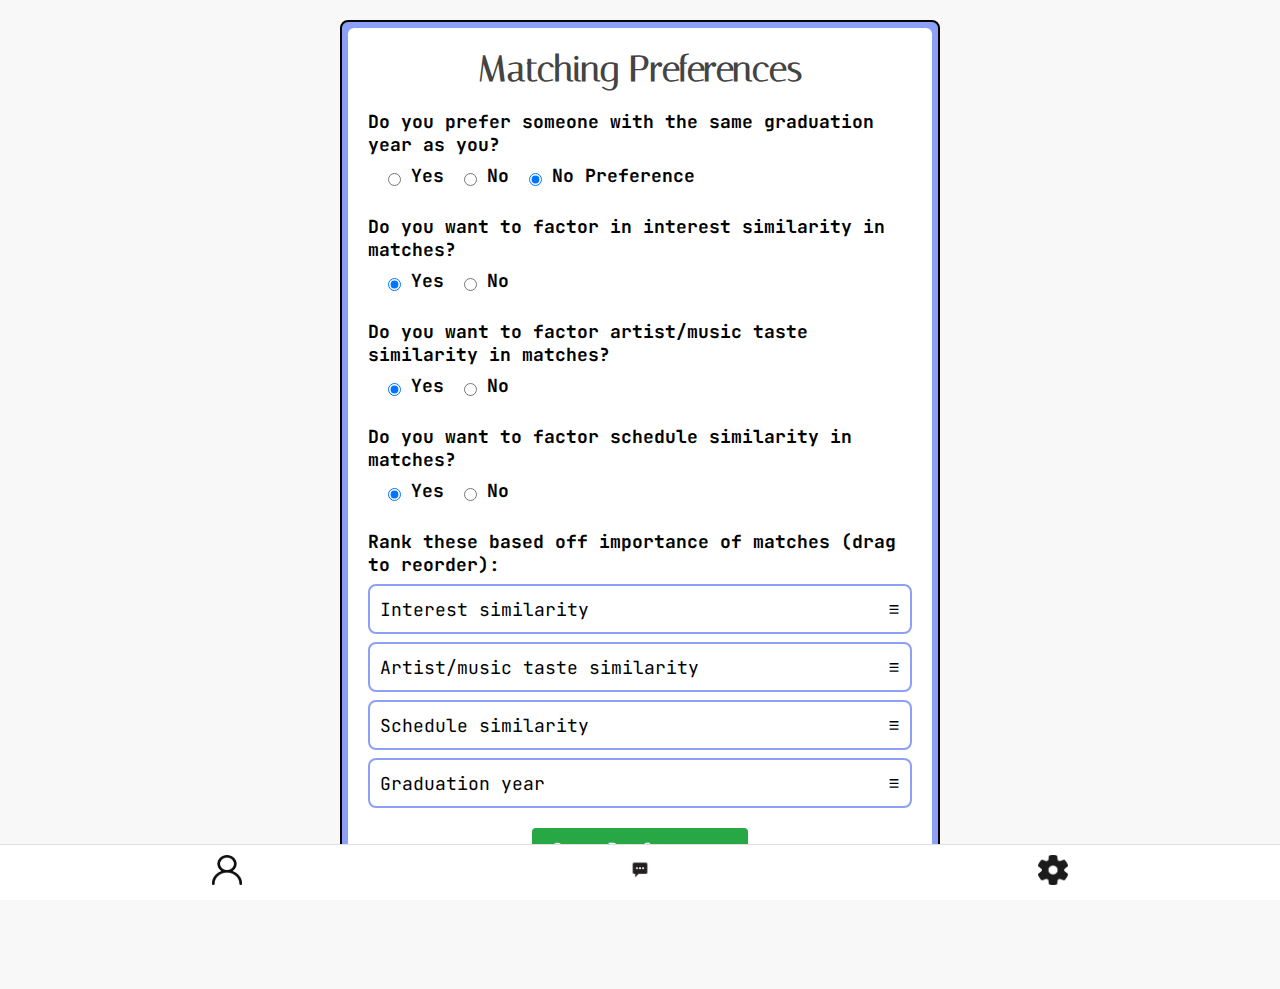
<file: 4120 Final/communities.html>
<!DOCTYPE html>
<html lang="en">
<head>
  <meta charset="UTF-8" />
  <title>Matching Preferences</title>
  <link rel="preconnect" href="https://fonts.googleapis.com">
  <link rel="preconnect" href="https://fonts.gstatic.com" crossorigin>
  <!-- Load Italiana for headings and JetBrains Mono for text -->
  <link href="https://fonts.googleapis.com/css2?family=Italiana&family=JetBrains+Mono:ital,wght@0,100..800;1,100..800&display=swap" rel="stylesheet">
  <style>
    /* Global resets and basic styling */
    * {
      margin: 0;
      padding: 0;
      box-sizing: border-box;
    }
    body {
      font-family: 'JetBrains Mono', monospace;
      background-color: #f8f8f8;
      display: flex;
      flex-direction: column;
      align-items: center;
      padding-bottom: 70px; /* space for bottom nav */
    }
    /* Container with blue buffer rounded outline like the profile page */
    .container {
      width: 90%;
      max-width: 600px;
      margin-top: 20px;
    }
    .rectangular-box {
      border: 2px solid black;
      border-radius: 8px;
      background-color: #8BA0F6;  /* Blue buffer */
      padding: 6px;
      margin-bottom: 20px;
    }
    .inner-box {
      background-color: #fff;
      border-radius: 6px;
      padding: 20px;
      text-align: center;
    }
    h1 {
      font-family: 'Italiana', serif;
      font-size: 36px;
      margin-bottom: 20px;
      color: #444;
    }
    /* Style for each matching preference question */
    .question {
      margin-bottom: 20px;
      text-align: left;
    }
    .question label {
      display: block;
      font-size: 18px;
      font-weight: bold;
      margin-bottom: 8px;
    }
    /* Options aligned horizontally */
    .options {
      display: flex;
      align-items: center;
      gap: 10px;
      margin-left: 20px;
      font-size: 16px;
    }
    .options label {
      margin-right: 10px;
    }
    /* Style for the ranking list (drag-and-drop) */
    .ranking-section {
      text-align: left;
      margin-bottom: 20px;
    }
    .ranking-section label {
      font-size: 18px;
      font-weight: bold;
      margin-bottom: 8px;
      display: block;
    }
    #rankingList {
      list-style: none;
      padding: 0;
    }
    #rankingList li {
      font-size: 18px;
      padding: 10px;
      margin-bottom: 8px;
      border: 2px solid #8BA0F6;
      border-radius: 8px;
      background-color: #fff;
      cursor: move;
      display: flex;
      align-items: center;
      justify-content: space-between;
    }
    #rankingList li span.drag-handle {
      font-size: 20px;
      padding-left: 10px;
      cursor: move;
    }
    /* Save button styling */
    .save-btn {
      font-size: 18px;
      padding: 10px 20px;
      background-color: #28a745;
      color: #fff;
      border: none;
      border-radius: 4px;
      cursor: pointer;
      font-family: 'JetBrains Mono', monospace;
    }
    .save-btn:hover {
      background-color: #218838;
    }
    /* Bottom Navigation Bar */
    .bottom-nav {
      position: fixed;
      bottom: 0;
      left: 0;
      width: 100%;
      background-color: #fff;
      border-top: 1px solid #ddd;
      display: flex;
      justify-content: space-around;
      align-items: center;
      padding: 10px 20px;
    }
    .nav-button {
      text-decoration: none;
    }
    .nav-icon {
      width: 30px;
      height: 30px;
    }
  </style>
</head>
<body>
  <div class="container">
    <!-- Matching Preferences Header -->
    <div class="rectangular-box">
      <div class="inner-box">
        <h1>Matching Preferences</h1>
        <!-- Question 1: Graduation Year -->
        <div class="question">
          <label>Do you prefer someone with the same graduation year as you?</label>
          <div class="options">
            <input type="radio" id="grad_yes" name="gradYear" value="yes">
            <label for="grad_yes">Yes</label>
            <input type="radio" id="grad_no" name="gradYear" value="no">
            <label for="grad_no">No</label>
            <input type="radio" id="grad_no_pref" name="gradYear" value="no_preference" checked>
            <label for="grad_no_pref">No Preference</label>
          </div>
        </div>
        <!-- Question 2: Interest similarity -->
        <div class="question">
          <label>Do you want to factor in interest similarity in matches?</label>
          <div class="options">
            <input type="radio" id="interest_yes" name="interest" value="yes" checked>
            <label for="interest_yes">Yes</label>
            <input type="radio" id="interest_no" name="interest" value="no">
            <label for="interest_no">No</label>
          </div>
        </div>
        <!-- Question 3: Artist/Music similarity -->
        <div class="question">
          <label>Do you want to factor artist/music taste similarity in matches?</label>
          <div class="options">
            <input type="radio" id="artist_yes" name="artist" value="yes" checked>
            <label for="artist_yes">Yes</label>
            <input type="radio" id="artist_no" name="artist" value="no">
            <label for="artist_no">No</label>
          </div>
        </div>
        <!-- Question 4: Schedule similarity -->
        <div class="question">
          <label>Do you want to factor schedule similarity in matches?</label>
          <div class="options">
            <input type="radio" id="schedule_yes" name="schedule" value="yes" checked>
            <label for="schedule_yes">Yes</label>
            <input type="radio" id="schedule_no" name="schedule" value="no">
            <label for="schedule_no">No</label>
          </div>
        </div>
        <!-- Question 5: Ranking importance of match factors -->
        <div class="ranking-section">
          <label>Rank these based off importance of matches (drag to reorder):</label>
          <ul id="rankingList">
            <li draggable="true"><span class="item-text">Interest similarity</span><span class="drag-handle">≡</span></li>
            <li draggable="true"><span class="item-text">Artist/music taste similarity</span><span class="drag-handle">≡</span></li>
            <li draggable="true"><span class="item-text">Schedule similarity</span><span class="drag-handle">≡</span></li>
            <li draggable="true"><span class="item-text">Graduation year</span><span class="drag-handle">≡</span></li>
          </ul>
        </div>
        <!-- Save Preferences Button -->
        <button class="save-btn" id="saveBtn">Save Preferences</button>
      </div>
    </div>
  </div>

  <!-- Bottom Navigation Bar -->
  <div class="bottom-nav">
    <a href="profile.html" class="nav-button"><img src="profile.png" alt="Profile" class="nav-icon"></a>
    <a href="chat.html" class="nav-button"><img src="chat.png" alt="Chat" class="nav-icon"></a>
    <a href="community.html" class="nav-button"><img src="community.png" alt="Community" class="nav-icon"></a>
  </div>

  <script>
    // Basic drag-and-drop for ranking list
    let dragSrcEl = null;
    const rankingList = document.getElementById('rankingList');
    
    function handleDragStart(e) {
      dragSrcEl = this;
      e.dataTransfer.effectAllowed = 'move';
      e.dataTransfer.setData('text/html', this.innerHTML);
      this.style.opacity = '0.4';
    }
    
    function handleDragOver(e) {
      if (e.preventDefault) e.preventDefault();
      e.dataTransfer.dropEffect = 'move';
      return false;
    }
    
    function handleDragEnter() {
      this.classList.add('over');
    }
    
    function handleDragLeave() {
      this.classList.remove('over');
    }
    
    function handleDrop(e) {
      if (e.stopPropagation) e.stopPropagation();
      if (dragSrcEl !== this) {
        // Swap innerHTML of dragged element and drop target
        dragSrcEl.innerHTML = this.innerHTML;
        this.innerHTML = e.dataTransfer.getData('text/html');
      }
      return false;
    }
    
    function handleDragEnd() {
      this.style.opacity = '1';
      const items = rankingList.querySelectorAll('li');
      items.forEach(item => item.classList.remove('over'));
    }
    
    const items = rankingList.querySelectorAll('li');
    items.forEach(function(item) {
      item.addEventListener('dragstart', handleDragStart, false);
      item.addEventListener('dragenter', handleDragEnter, false);
      item.addEventListener('dragover', handleDragOver, false);
      item.addEventListener('dragleave', handleDragLeave, false);
      item.addEventListener('drop', handleDragDrop, false);
      item.addEventListener('drop', handleDrop, false);
      item.addEventListener('dragend', handleDragEnd, false);
    });
    
    // Optional: Save Preferences button handler (logs current selections)
    document.getElementById('saveBtn').addEventListener('click', function() {
      const gradChoice = document.querySelector('input[name="gradYear"]:checked').value;
      const interestChoice = document.querySelector('input[name="interest"]:checked').value;
      const artistChoice = document.querySelector('input[name="artist"]:checked').value;
      const scheduleChoice = document.querySelector('input[name="schedule"]:checked').value;
      const ranking = [];
      rankingList.querySelectorAll('li').forEach(li => {
        ranking.push(li.querySelector('.item-text').textContent);
      });
      console.log("Graduation Year:", gradChoice);
      console.log("Interest Similarity:", interestChoice);
      console.log("Artist/Music Similarity:", artistChoice);
      console.log("Schedule Similarity:", scheduleChoice);
      console.log("Ranking:", ranking);
      alert("Preferences saved (check console for details)!");
    });
  </script>
</body>
</html>
</file>
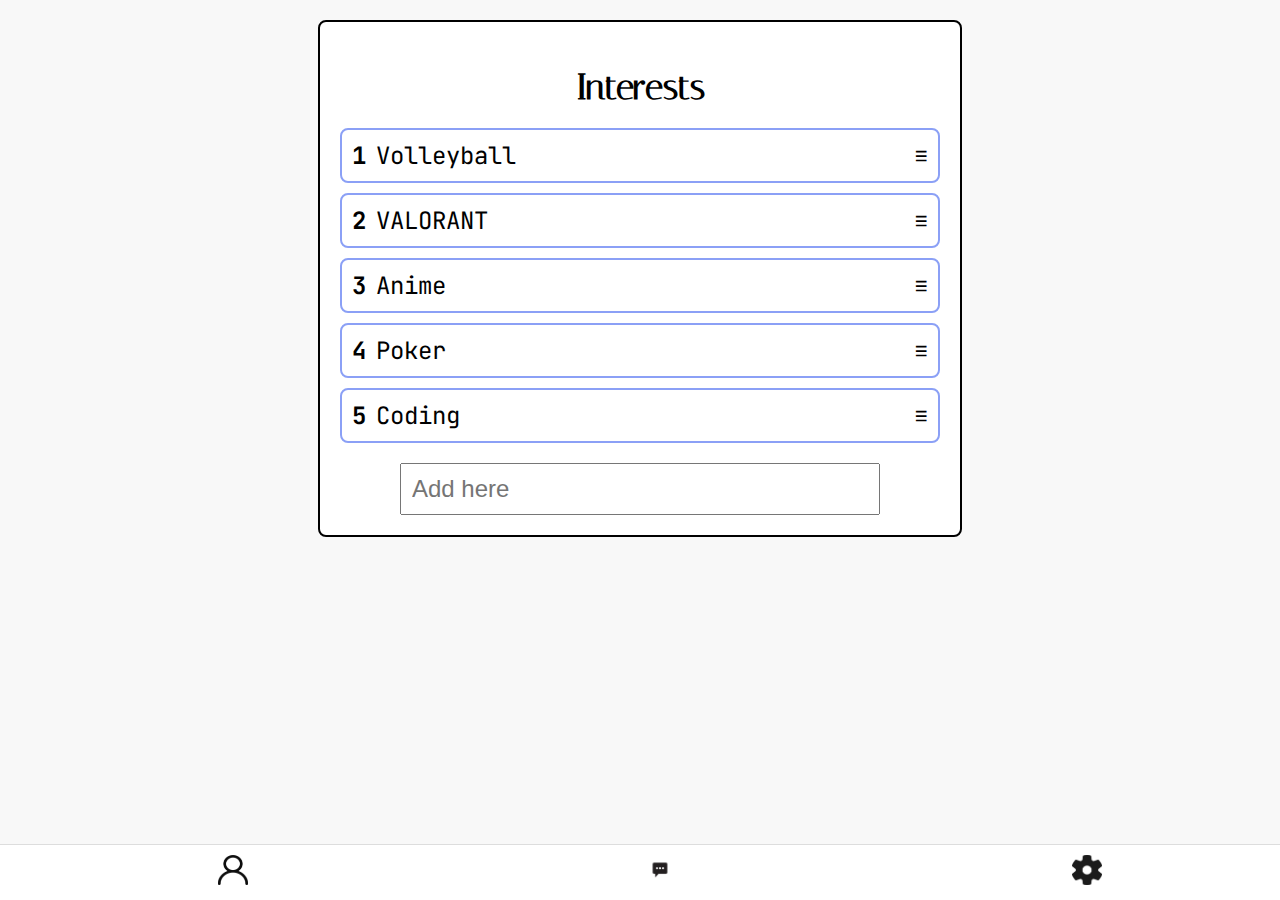
<file: 4120 Final/interests.html>
<!DOCTYPE html>
<html lang="en">
<head>
  <meta charset="UTF-8">
  <title>Interests</title>
  <link rel="preconnect" href="https://fonts.googleapis.com">
  <link rel="preconnect" href="https://fonts.gstatic.com" crossorigin>
  <link href="https://fonts.googleapis.com/css2?family=Italiana&family=JetBrains+Mono:ital,wght@0,100..800;1,100..800&display=swap" rel="stylesheet">
  <style>
    body {
      font-family: 'JetBrains Mono', monospace;
      background-color: #f8f8f8;
      display: flex;
      flex-direction: column;
      align-items: center;
      margin: 0;
      padding-bottom: 60px;
    }
    .container {
      text-align: center;
      background-color: #fff;
      padding: 20px;
      border: 2px solid black;
      border-radius: 8px;
      width: 80%;
      max-width: 600px;
      margin-top: 20px;
    }
    h1 {
      font-family: 'Italiana', serif;
      font-size: 36px;
      margin-bottom: 20px;
    }
    ul {
      list-style: none;
      padding: 0;
      margin-bottom: 20px;
    }
    ul li {
      font-size: 24px;
      margin: 10px 0;
      padding: 10px;
      border: 2px solid #8BA0F6;
      border-radius: 8px;
      display: flex;
      align-items: center;
      justify-content: space-between;
      background-color: #fff;
    }
    .ranking {
      font-weight: bold;
      margin-right: 10px;
    }
    .item-text {
      flex-grow: 1;
      text-align: left;
    }
    .drag-handle {
      cursor: move;
      font-size: 24px;
      padding-left: 10px;
    }
    input[type="text"] {
      font-size: 24px;
      padding: 10px;
      width: 80%;
      box-sizing: border-box;
    }
    .bottom-nav {
      position: fixed;
      bottom: 0;
      left: 0;
      width: 100%;
      background-color: #fff;
      border-top: 1px solid #ddd;
      display: flex;
      justify-content: space-around;
      align-items: center;
      padding: 10px 20px;
    }
    .nav-button {
      text-decoration: none;
    }
    .nav-icon {
      width: 30px;
      height: 30px;
    }
  </style>
</head>
<body>
  <div class="container">
    <h1>Interests</h1>
    <ul id="list">
      <li draggable="true">
        <span class="ranking">1</span>
        <span class="item-text">Volleyball</span>
        <span class="drag-handle">≡</span>
      </li>
      <li draggable="true">
        <span class="ranking">2</span>
        <span class="item-text">VALORANT</span>
        <span class="drag-handle">≡</span>
      </li>
      <li draggable="true">
        <span class="ranking">3</span>
        <span class="item-text">Anime</span>
        <span class="drag-handle">≡</span>
      </li>
      <li draggable="true">
        <span class="ranking">4</span>
        <span class="item-text">Poker</span>
        <span class="drag-handle">≡</span>
      </li>
      <li draggable="true">
        <span class="ranking">5</span>
        <span class="item-text">Coding</span>
        <span class="drag-handle">≡</span>
      </li>
    </ul>
    <input type="text" id="newItem" placeholder="Add here">
  </div>
  <div class="bottom-nav">
    <a href="profile.html" class="nav-button"><img src="profile.png" alt="Profile" class="nav-icon"></a>
    <a href="chat.html" class="nav-button"><img src="chat.png" alt="Chat" class="nav-icon"></a>
    <a href="communities.html" class="nav-button"><img src="community.png" alt="Community" class="nav-icon"></a>
  </div>
  <script>
    function updateInterestsStorage() {
      const items = document.querySelectorAll('#list li .item-text');
      const interestsArray = Array.from(items).map(item => item.textContent);
      localStorage.setItem('interests', JSON.stringify(interestsArray));
    }
    
    document.addEventListener('DOMContentLoaded', function() {
      const list = document.getElementById('list');
      
      function handleDragStart(e) {
        this.style.opacity = '0.4';
        dragSrcEl = this;
        e.dataTransfer.effectAllowed = 'move';
        e.dataTransfer.setData('text/html', this.innerHTML);
      }
      
      function handleDragOver(e) {
        if (e.preventDefault) e.preventDefault();
        e.dataTransfer.dropEffect = 'move';
        return false;
      }
      
      function handleDragEnter(e) {
        this.classList.add('over');
      }
      
      function handleDragLeave(e) {
        this.classList.remove('over');
      }
      
      function handleDrop(e) {
        if (e.stopPropagation) e.stopPropagation();
        if (dragSrcEl !== this) {
          dragSrcEl.innerHTML = this.innerHTML;
          this.innerHTML = e.dataTransfer.getData('text/html');
          updateRankings();
          updateInterestsStorage();
          addDnDHandlers(dragSrcEl);
          addDnDHandlers(this);
        }
        return false;
      }
      
      function handleDragEnd(e) {
        this.style.opacity = '1';
        let items = list.querySelectorAll('li');
        items.forEach(item => item.classList.remove('over'));
      }
      
      function addDnDHandlers(item) {
        item.addEventListener('dragstart', handleDragStart, false);
        item.addEventListener('dragenter', handleDragEnter, false);
        item.addEventListener('dragover', handleDragOver, false);
        item.addEventListener('dragleave', handleDragLeave, false);
        item.addEventListener('drop', handleDrop, false);
        item.addEventListener('dragend', handleDragEnd, false);
      }
      
      function updateRankings() {
        const items = document.querySelectorAll('#list li');
        items.forEach((li, index) => {
          const rankSpan = li.querySelector('.ranking');
          if (rankSpan) {
            rankSpan.textContent = index + 1;
          }
        });
      }
      
      let dragSrcEl = null;
      const items = list.querySelectorAll('li');
      items.forEach(item => {
        item.setAttribute('draggable', 'true');
        addDnDHandlers(item);
      });
      updateRankings();
      
      // Load saved interests if available
      const savedInterests = JSON.parse(localStorage.getItem('interests'));
      if(savedInterests && savedInterests.length > 0) {
        list.innerHTML = "";
        savedInterests.forEach((interest, index) => {
          const li = document.createElement("li");
          li.setAttribute('draggable', 'true');
          li.innerHTML = '<span class="ranking">' + (index+1) + '</span><span class="item-text">' + interest + '</span><span class="drag-handle">≡</span>';
          list.appendChild(li);
          addDnDHandlers(li);
        });
        updateRankings();
      }
    });
    
    document.getElementById("newItem").addEventListener("keydown", function(event) {
      if(event.key === "Enter") {
        var value = this.value.trim();
        if(value !== "") {
          var li = document.createElement("li");
          li.setAttribute('draggable', 'true');
          li.innerHTML = '<span class="ranking"></span><span class="item-text">' + value + '</span><span class="drag-handle">≡</span>';
          document.getElementById("list").appendChild(li);
          // Attach drag handlers
          li.addEventListener('dragstart', handleDragStart, false);
          li.addEventListener('dragenter', handleDragEnter, false);
          li.addEventListener('dragover', handleDragOver, false);
          li.addEventListener('dragleave', handleDragLeave, false);
          li.addEventListener('drop', handleDrop, false);
          li.addEventListener('dragend', handleDragEnd, false);
          updateRankings();
          updateInterestsStorage();
          this.value = "";
        }
      }
      function updateRankings() {
        const items = document.querySelectorAll('#list li');
        items.forEach((li, index) => {
          const rankSpan = li.querySelector('.ranking');
          if (rankSpan) {
            rankSpan.textContent = index + 1;
          }
        });
      }
    });
  </script>
</body>
</html>
</file>
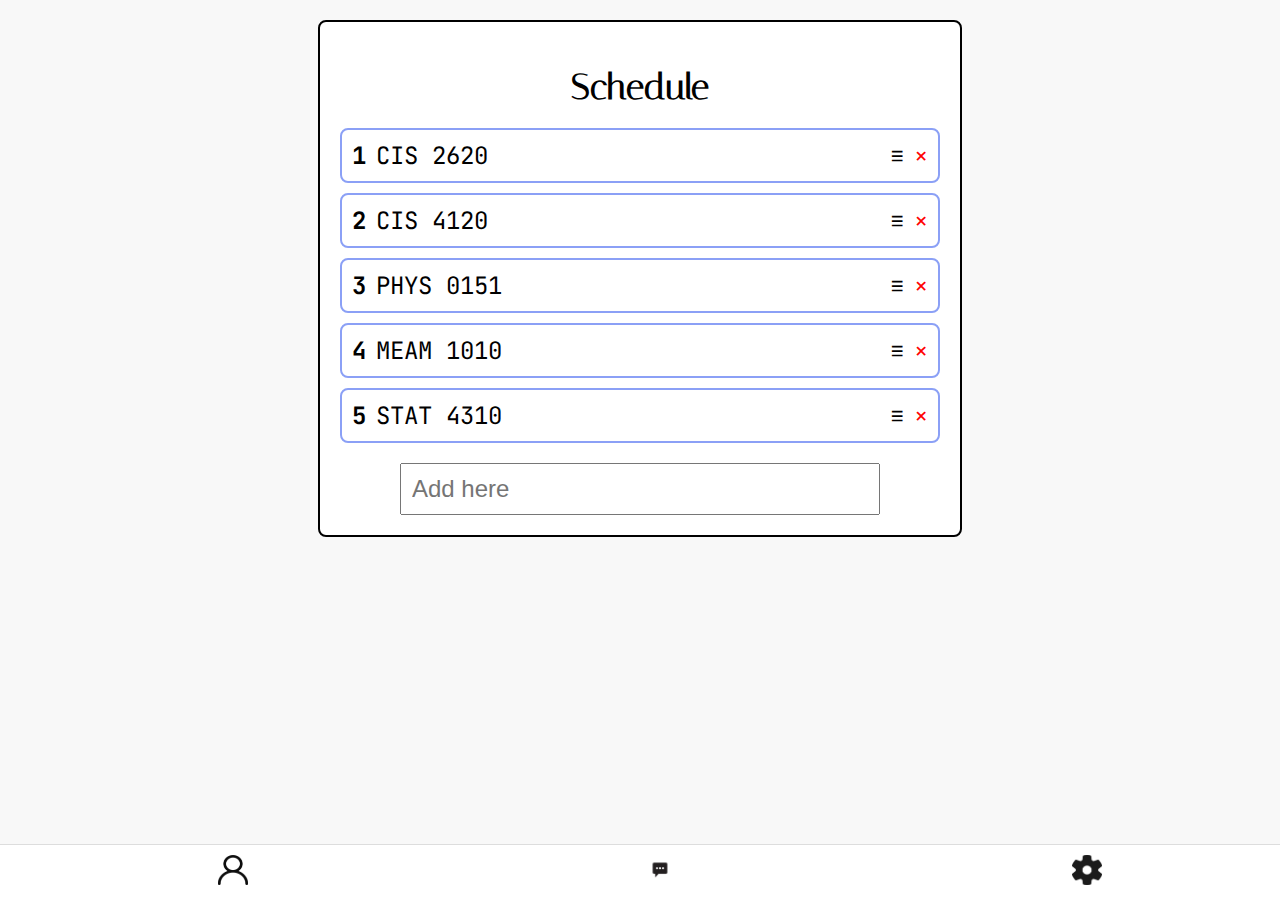
<file: 4120 Final/schedule.html>
<!DOCTYPE html>
<html lang="en">
<head>
  <meta charset="UTF-8">
  <title>Schedule</title>
  <link rel="preconnect" href="https://fonts.googleapis.com">
  <link rel="preconnect" href="https://fonts.gstatic.com" crossorigin>
  <link href="https://fonts.googleapis.com/css2?family=Italiana&family=JetBrains+Mono:ital,wght@0,100..800;1,100..800&display=swap" rel="stylesheet">
  <style>
    body {
      font-family: 'JetBrains Mono', monospace;
      background-color: #f8f8f8;
      display: flex;
      flex-direction: column;
      align-items: center;
      margin: 0;
      padding-bottom: 60px;
    }
    .container {
      text-align: center;
      background-color: #fff;
      padding: 20px;
      border: 2px solid black;
      border-radius: 8px;
      width: 80%;
      max-width: 600px;
      margin-top: 20px;
    }
    h1 {
      font-family: 'Italiana', serif;
      font-size: 36px;
      margin-bottom: 20px;
    }
    ul {
      list-style: none;
      padding: 0;
      margin-bottom: 20px;
    }
    ul li {
      font-size: 24px;
      margin: 10px 0;
      padding: 10px;
      border: 2px solid #8BA0F6;
      border-radius: 8px;
      display: flex;
      align-items: center;
      justify-content: space-between;
      background-color: #fff;
    }
    .ranking {
      font-weight: bold;
      margin-right: 10px;
    }
    .item-text {
      flex-grow: 1;
      text-align: left;
    }
    .drag-handle {
      cursor: move;
      font-size: 24px;
      padding-left: 10px;
    }
    /* Delete button style */
    .delete-btn {
      cursor: pointer;
      font-size: 24px;
      color: red;
      margin-left: 10px;
    }
    input[type="text"] {
      font-size: 24px;
      padding: 10px;
      width: 80%;
      box-sizing: border-box;
    }
    .bottom-nav {
      position: fixed;
      bottom: 0;
      left: 0;
      width: 100%;
      background-color: #fff;
      border-top: 1px solid #ddd;
      display: flex;
      justify-content: space-around;
      align-items: center;
      padding: 10px 20px;
    }
    .nav-button {
      text-decoration: none;
    }
    .nav-icon {
      width: 30px;
      height: 30px;
    }
  </style>
</head>
<body>
  <div class="container">
    <h1>Schedule</h1>
    <ul id="list">
      <li draggable="true">
        <span class="ranking">1</span>
        <span class="item-text">CIS 2620</span>
        <span class="drag-handle">≡</span>
        <span class="delete-btn">×</span>
      </li>
      <li draggable="true">
        <span class="ranking">2</span>
        <span class="item-text">CIS 4120</span>
        <span class="drag-handle">≡</span>
        <span class="delete-btn">×</span>
      </li>
      <li draggable="true">
        <span class="ranking">3</span>
        <span class="item-text">PHYS 0151</span>
        <span class="drag-handle">≡</span>
        <span class="delete-btn">×</span>
      </li>
      <li draggable="true">
        <span class="ranking">4</span>
        <span class="item-text">MEAM 1010</span>
        <span class="drag-handle">≡</span>
        <span class="delete-btn">×</span>
      </li>
      <li draggable="true">
        <span class="ranking">5</span>
        <span class="item-text">STAT 4310</span>
        <span class="drag-handle">≡</span>
        <span class="delete-btn">×</span>
      </li>
    </ul>
    <input type="text" id="newItem" placeholder="Add here">
  </div>
  <div class="bottom-nav">
    <a href="profile.html" class="nav-button"><img src="profile.png" alt="Profile" class="nav-icon"></a>
    <a href="chat.html" class="nav-button"><img src="chat.png" alt="Chat" class="nav-icon"></a>
    <a href="communities.html" class="nav-button"><img src="community.png" alt="Community" class="nav-icon"></a>
  </div>
  <script>
    // Global functions for schedule.html
    function updateScheduleStorage() {
      const items = document.querySelectorAll('#list li .item-text');
      const scheduleArray = Array.from(items).map(item => item.textContent);
      localStorage.setItem('schedule', JSON.stringify(scheduleArray));
    }

    function updateRankings() {
      const items = document.querySelectorAll('#list li');
      items.forEach((li, index) => {
        const rankSpan = li.querySelector('.ranking');
        if (rankSpan) {
          rankSpan.textContent = index + 1;
        }
      });
    }

    function handleDragStart(e) {
      this.style.opacity = '0.4';
      dragSrcEl = this;
      e.dataTransfer.effectAllowed = 'move';
      e.dataTransfer.setData('text/html', this.innerHTML);
    }

    function handleDragOver(e) {
      if (e.preventDefault) e.preventDefault();
      e.dataTransfer.dropEffect = 'move';
      return false;
    }

    function handleDragEnter(e) {
      this.classList.add('over');
    }

    function handleDragLeave(e) {
      this.classList.remove('over');
    }

    function handleDrop(e) {
      if (e.stopPropagation) e.stopPropagation();
      if (dragSrcEl !== this) {
        dragSrcEl.innerHTML = this.innerHTML;
        this.innerHTML = e.dataTransfer.getData('text/html');
        updateRankings();
        updateScheduleStorage();
        addDnDHandlers(dragSrcEl);
        addDnDHandlers(this);
      }
      return false;
    }

    function handleDragEnd(e) {
      this.style.opacity = '1';
      let items = document.querySelectorAll('#list li');
      items.forEach(item => item.classList.remove('over'));
    }

    function addDnDHandlers(item) {
      item.addEventListener('dragstart', handleDragStart, false);
      item.addEventListener('dragenter', handleDragEnter, false);
      item.addEventListener('dragover', handleDragOver, false);
      item.addEventListener('dragleave', handleDragLeave, false);
      item.addEventListener('drop', handleDrop, false);
      item.addEventListener('dragend', handleDragEnd, false);
    }

    function attachDeleteHandler(item) {
      const delBtn = item.querySelector('.delete-btn');
      if (delBtn) {
        delBtn.addEventListener('click', function() {
          item.remove();
          updateRankings();
          updateScheduleStorage();
        });
      }
    }

    let dragSrcEl = null;

    document.addEventListener('DOMContentLoaded', function() {
      const list = document.getElementById('list');

      // Initialize drag-and-drop and delete handlers for preexisting items
      const items = list.querySelectorAll('li');
      items.forEach(item => {
        item.setAttribute('draggable', 'true');
        addDnDHandlers(item);
        attachDeleteHandler(item);
      });
      updateRankings();

      // Load saved schedule from localStorage
      const savedSchedule = JSON.parse(localStorage.getItem('schedule'));
      if (savedSchedule && savedSchedule.length > 0) {
        list.innerHTML = "";
        savedSchedule.forEach((itemText, index) => {
          const li = document.createElement("li");
          li.setAttribute('draggable', 'true');
          li.innerHTML = `<span class="ranking">${index + 1}</span>
                          <span class="item-text">${itemText}</span>
                          <span class="drag-handle">≡</span>
                          <span class="delete-btn">×</span>`;
          list.appendChild(li);
          addDnDHandlers(li);
          attachDeleteHandler(li);
        });
        updateRankings();
      }
    });

    document.getElementById("newItem").addEventListener("keydown", function(event) {
      if (event.key === "Enter") {
        var value = this.value.trim();
        if (value !== "") {
          var li = document.createElement("li");
          li.setAttribute('draggable', 'true');
          li.innerHTML = `<span class="ranking"></span>
                          <span class="item-text">${value}</span>
                          <span class="drag-handle">≡</span>
                          <span class="delete-btn">×</span>`;
          document.getElementById("list").appendChild(li);
          addDnDHandlers(li);
          attachDeleteHandler(li);
          updateRankings();
          updateScheduleStorage();
          this.value = "";
        }
      }
      function updateRankings() {
        const items = document.querySelectorAll('#list li');
        items.forEach((li, index) => {
          const rankSpan = li.querySelector('.ranking');
          if (rankSpan) {
            rankSpan.textContent = index + 1;
          }
        });
      }
    });
  </script>
</body>
</html>
</file>
<file: styles.css>
/* ===== Reset Styles ===== */
* {
    margin: 0;
    padding: 0;
    box-sizing: border-box;
  }
  
  body {
    font-family: 'JetBrains Mono', monospace;
    background-color: #f8f8f8;
    color: #333;
  }
  
  /* ===== Main Container ===== */
  .container {
    max-width: 900px;
    margin: 0 auto;
    padding: 20px;
    text-align: center; /* Center the container's content */
  }
  
  /* ===== Header Area ===== */
  .profile-header {
    margin-bottom: 20px;
  }
  
  .profile-header h1 {
    font-size: 24px;
    font-weight: normal;
    color: #444;
  }
  
  /* ===== Rectangular Outline Container ===== */
  .rectangular-box {
    border: 2px solid black;
    border-radius: 8px;
    background-color: #8BA0F6;  /* Blue buffer */
    padding: 6px;
    margin-bottom: 20px;
  }
  .inner-box {
    background-color: #fff;
    border-radius: 6px;
    padding: 10px;
    text-align: center; /* Center content within inner boxes */
  }
  
  /* ===== Profile Info ===== */
  .profile-info-container {
    display: flex;
    justify-content: center;
    align-items: center; /* Stretch both columns to same height */
    gap: 20px;
  }
  
  .profile-details {
    flex: 1;
    text-align: center; /* Center text in profile details */
  }
  
  .profile-details h2.name {
    font-family: 'Italiana', serif;
    font-size: 32px;
    font-weight: bold;
    margin-bottom: 10px;
  }
  
  .profile-details p {
    font-size: 20px;
    font-weight: bold;
    font-family: 'JetBrains Mono', monospace;
    margin-bottom: 4px;
  }
  .profile-details p:last-child {
    margin-bottom: 0;
  }

  .profile-pic {
    width: 225px !important;
    height: 225px !important;
    object-fit: cover;
  }
  
  .profile-pic-wrapper {
    display: flex;
    flex-direction: column;
    justify-content: center;
    align-items: center;
  }
  .profile-pic-wrapper .update-pic-btn {
    margin-top: 10px;
  }
  .profile-pic-wrapper .profile-pic {
    width: auto;
    height: 100%;
    object-fit: cover;
    border-radius: 8px;
    border: 2px solid #ccc;
  }
  
  /* ===== Update Profile Picture Button ===== */
  .update-pic-btn {
    background-color: #fff;
    border: 1px solid #ccc;
    padding: 5px 10px;
    cursor: pointer;
    font-size: 14px;
    font-weight: bold;
    font-family: 'JetBrains Mono', monospace;
    border-radius: 4px;
  }
  .update-pic-btn:hover {
    background-color: #ddd;
  }
  
  /* ===== Top Sections (Interests, Artists, Schedule) ===== */
  .top-sections {
    display: flex;
    gap: 20px;
    justify-content: center;
  }
  .top-sections > .rectangular-box {
    flex: 1;
    max-width: 300px;
  }
  
  .top-section-box {
    text-align: center;
    min-width: 250px;
  }
  
  /* Section headings in Italiana and bold */
  .top-section-box h3 {
    font-family: 'Italiana', serif;
    font-size: 24px;
    font-weight: bold;
    margin-bottom: 10px;
    color: #444;
  }
  
  /* For list items within top-section-box using the rectangular outlined style */
  .circle-list {
    list-style: none;
    padding: 0;
    margin: 0 auto 10px auto;
  }
  .circle-list li {
    display: block;
    padding: 5px;
    border: 2px solid black;
    border-radius: 8px;
    background-color: #8BA0F6;  /* Blue buffer */
    margin: 5px auto;
  }
  .circle-list li span {
    display: block;
    background-color: #fff;  /* White inner background */
    border-radius: 6px;
    padding: 10px;
    font-size: 16px;
    font-family: 'JetBrains Mono', monospace;
  }
  
  /* "See All" link */
  .see-all {
    display: inline-block;
    margin-top: 5px;
    color: #007bff;
    text-decoration: none;
    font-size: 14px;
    font-weight: bold;
    font-family: 'JetBrains Mono', monospace;
    border: 1px solid #007bff;
    padding: 4px 6px;
    border-radius: 4px;
  }
  .see-all:hover {
    background-color: #007bff;
    color: #fff;
  }
  
  /* ===== Opt-In Section ===== */
  .opt-in-section {
    text-align: center;
  }
  #optInText {
    font-size: 20px;
    font-weight: bold;
    font-family: 'JetBrains Mono', monospace;
  }
  #optInBtn {
    background-color: #28a745;
    color: #fff;
    font-size: 14px;
    font-weight: bold;
    font-family: 'JetBrains Mono', monospace;
    border: none;
    border-radius: 4px;
    padding: 8px 12px;
    cursor: pointer;
  }
  #optInBtn:hover {
    background-color: #218838;
  }
  
  /* ===== Matches Section ===== */
  .matches-section {
    margin-bottom: 80px;
  }
  .matches-section h3 {
    font-family: 'Italiana', serif;
    font-size: 24px;
    font-weight: bold;
    margin-bottom: 10px;
    color: #444;
    text-align: center;
  }
  
  /* ----- Match Card ----- */
  .match-card {
    display: flex;
    background-color: #fff;
    border: 1px solid #ddd;
    border-radius: 6px;
    margin-bottom: 10px;
    align-items: center;
    padding: 10px;
    justify-content: center;
  }
  .match-pic {
    width: 50px;
    height: 50px;
    border-radius: 50%;
    object-fit: cover;
    margin-right: 10px;
    border: 2px solid #ccc;
  }
  .match-info {
    display: grid;
    grid-template-columns: 1fr 1fr;
    grid-template-rows: auto auto;
    gap: 10px;
    width: 100%;
    text-align: center;
  }
  .match-info .match-name {
    grid-column: 1;
    grid-row: 1;
  }
  .match-info .match-major {
    grid-column: 2;
    grid-row: 1;
  }
  .match-info .match-year {
    grid-column: 1;
    grid-row: 2;
  }
  .match-info .match-dorm {
    grid-column: 2;
    grid-row: 2;
  }
  .match-info p {
    font-size: 20px;
    font-weight: bold;
    font-family: 'JetBrains Mono', monospace;
    margin: 0;
    text-align: center;
  }
  
  /* ===== Bottom Navigation Bar ===== */
  .bottom-nav {
    position: fixed;
    bottom: 0;
    left: 0;
    width: 100%;
    background-color: #fff;
    border-top: 1px solid #ddd;
    display: flex;
    justify-content: space-around;
    align-items: center;
    padding: 10px 20px;
  }
  .nav-button {
    text-decoration: none;
  }
  .nav-icon {
    width: 80px !important;
    height: 80px !important;
  }

  .bottom-nav .nav-icon {
    width: 50px !important;
    height: 50px !important;
  }
</file>
